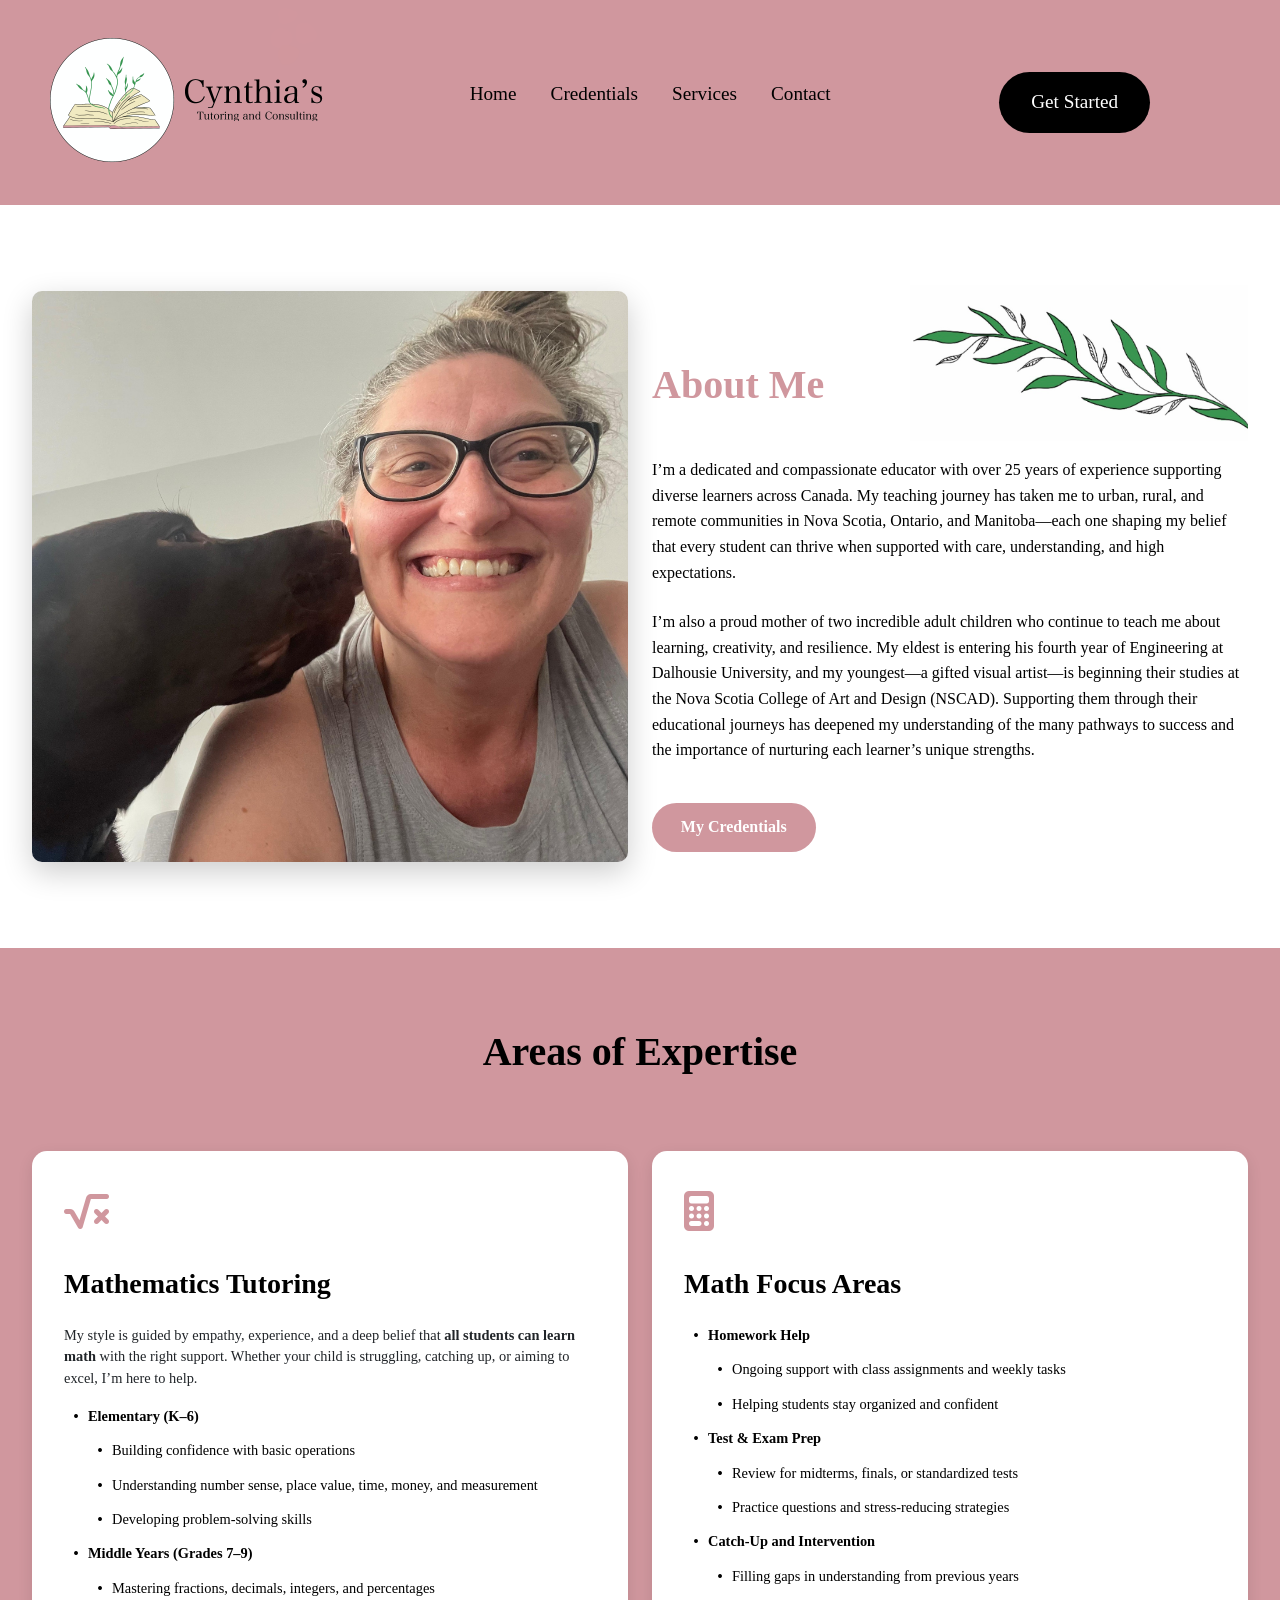
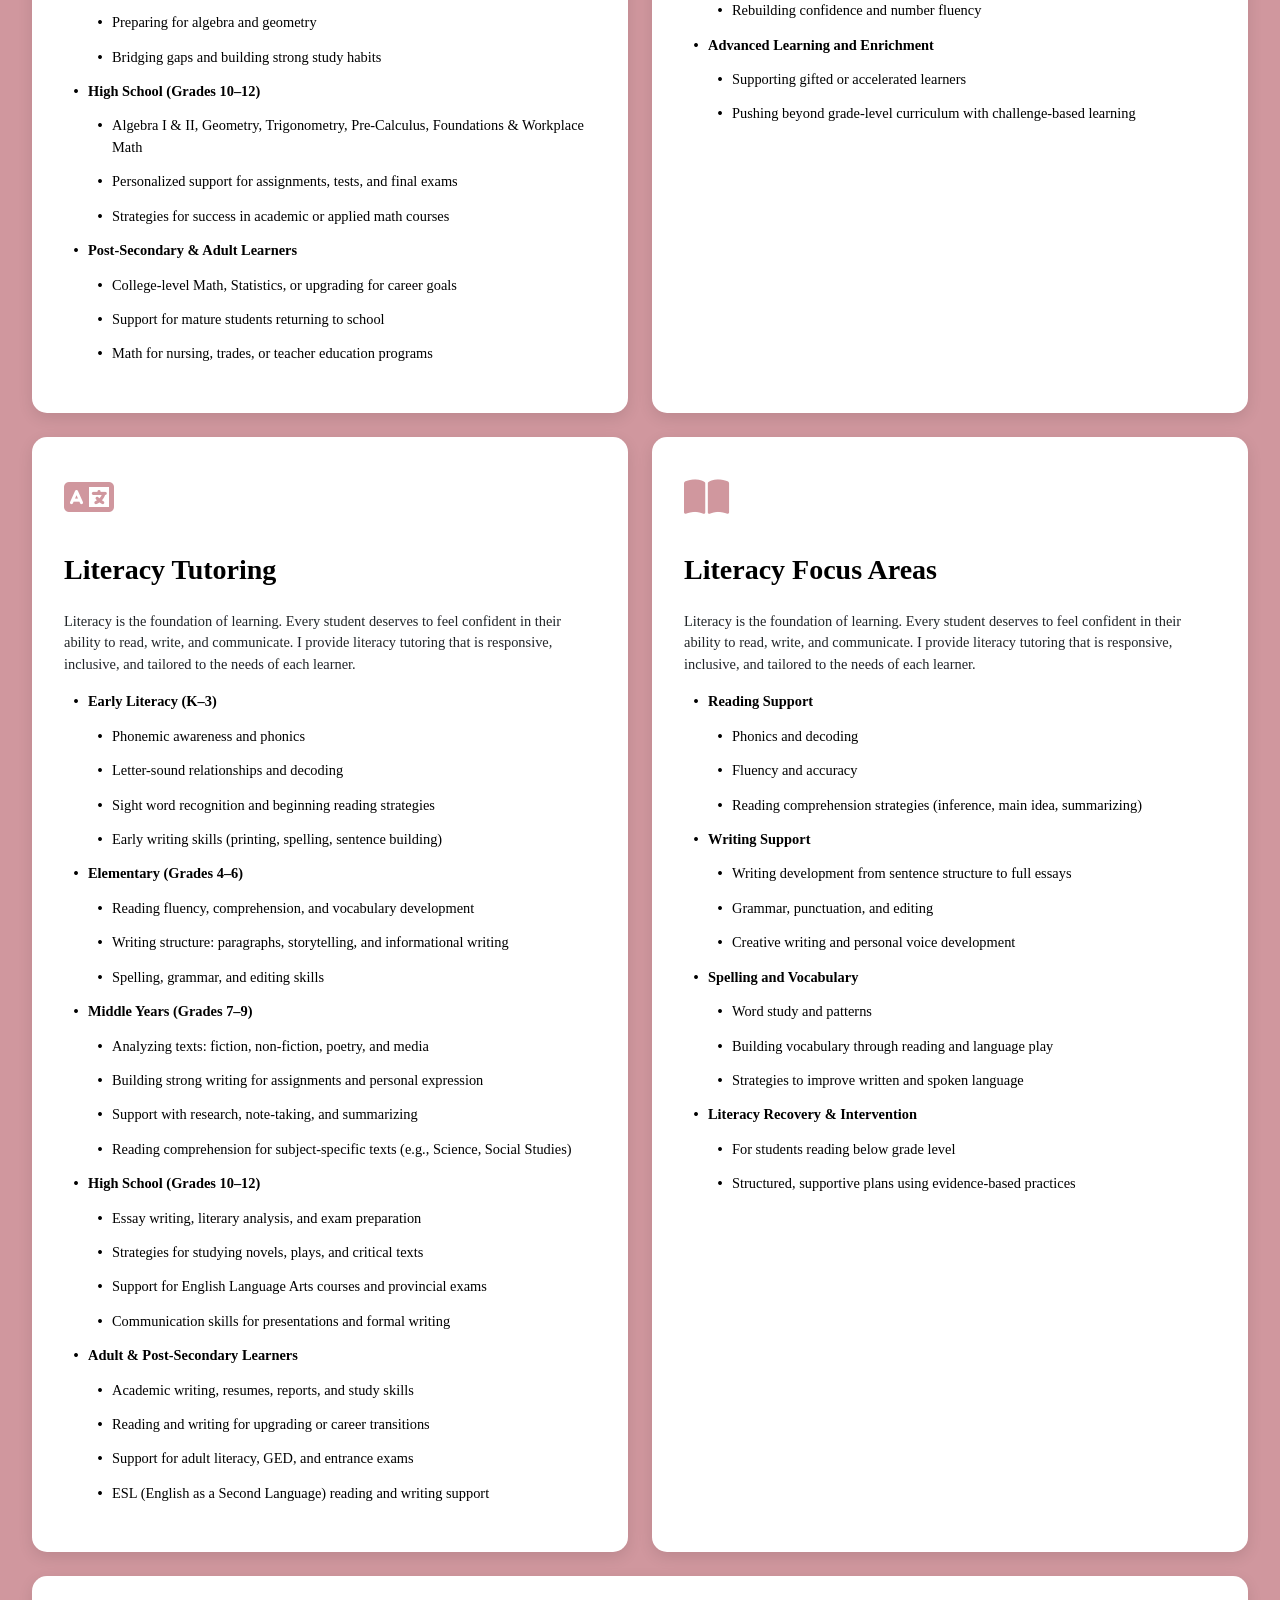
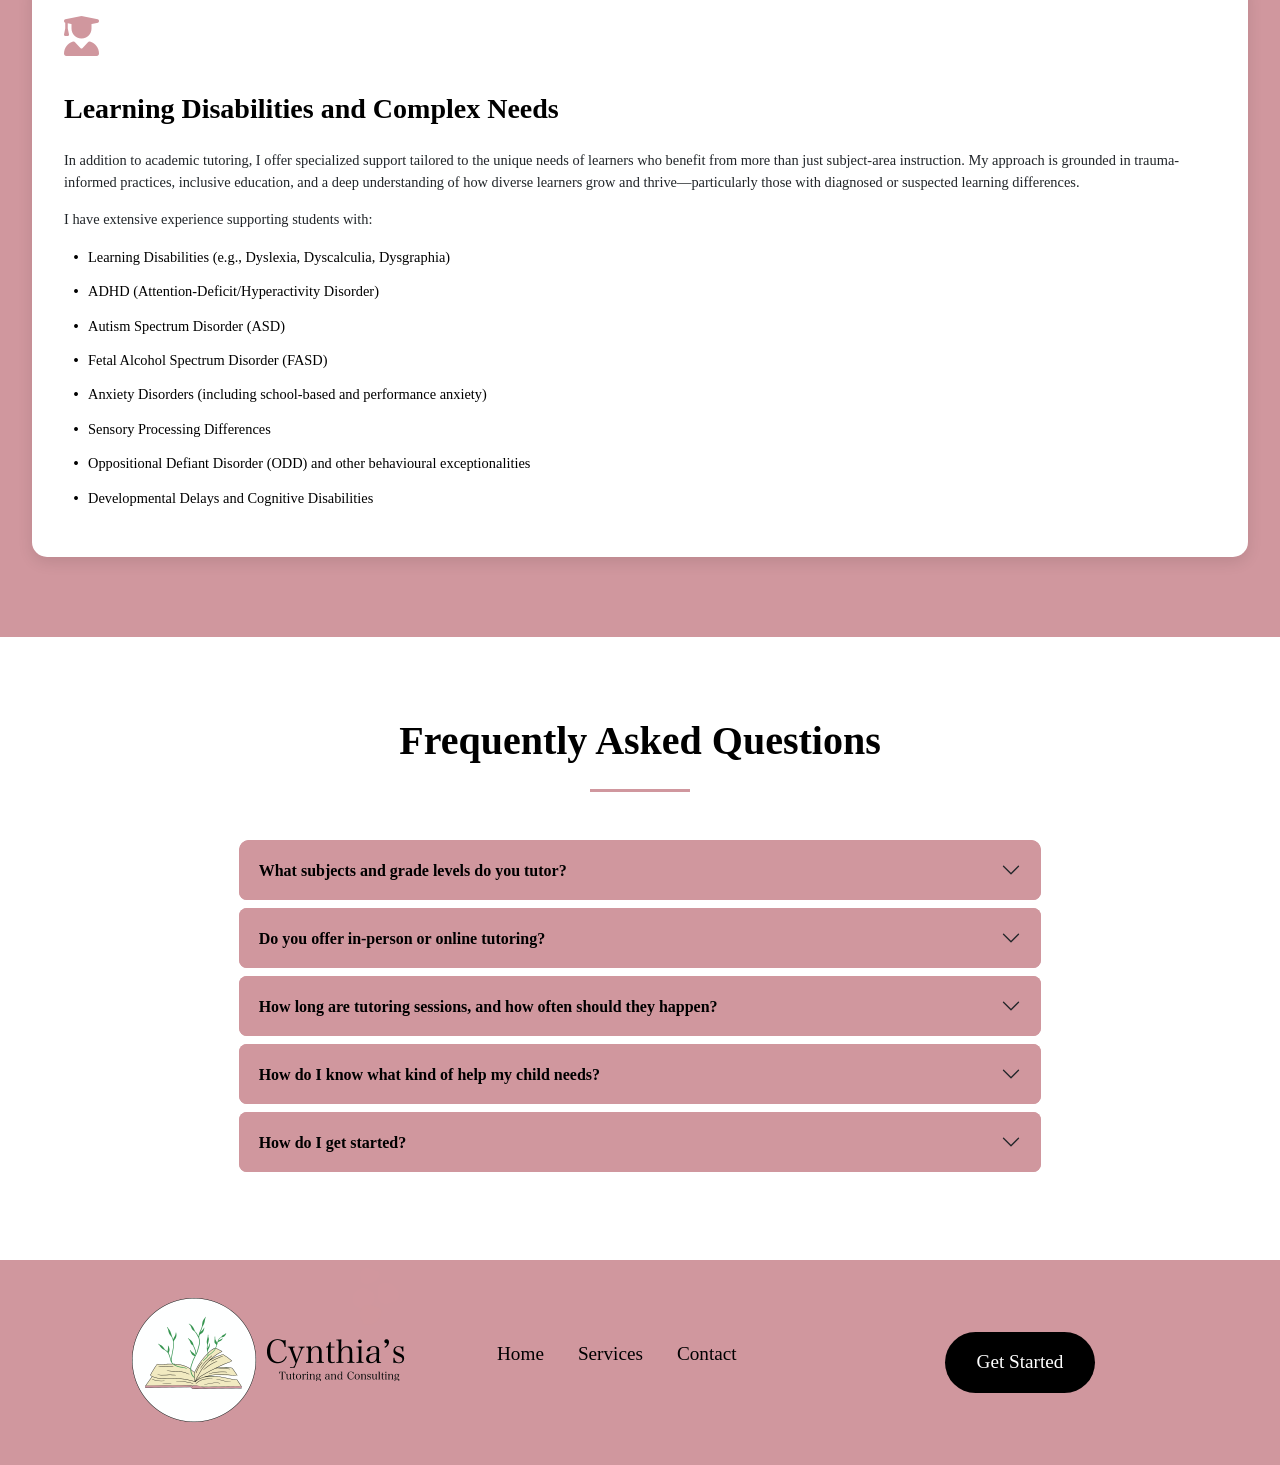
<file: index.html>
<!DOCTYPE html> 
<html lang="en">
<head>
  <meta charset="UTF-8">
  <meta name="viewport" content="width=device-width, initial-scale=1.0">
  <title>Cynthia's Tutoring & Consulting</title>
  <meta name="description" content="Expert tutoring and consulting services in Math and Literacy.">
  <link rel="icon" type="image/x-icon" href="images/favicon.ico">

  <!-- External CSS-->
  <link rel="stylesheet" href="styles/styles.css">

  <!-- Bootstrap CSS -->
  <link href="https://cdn.jsdelivr.net/npm/bootstrap@5.3.3/dist/css/bootstrap.min.css" rel="stylesheet" integrity="sha384-QWTKZyjpPEjISv5WaRU9OFeRpok6YctnYmDr5pNlyT2bRjXh0JMhjY6hW+ALEwIH" crossorigin="anonymous">

  <!-- Font Awesome for icons -->
  <link rel="stylesheet" href="https://cdnjs.cloudflare.com/ajax/libs/font-awesome/6.4.0/css/all.min.css">

  <!-- Bootstrap JS -->
  <script src="https://cdn.jsdelivr.net/npm/bootstrap@5.3.3/dist/js/bootstrap.bundle.min.js" integrity="sha384-YvpcrYf0tY3lHB60NNkmXc5s9fDVZLESaAA55NDzOxhy9GkcIdslK1eN7N6jIeHz" crossorigin="anonymous"></script>

  <link rel="stylesheet" href="https://cdnjs.cloudflare.com/ajax/libs/font-awesome/6.4.0/css/all.min.css">
</head>

<body>
  
  <div id="page-container">

    <!-- Everything except for footer -->
    <div id="content-wrap">

      <!-- Header-->
       <header class="header">
        <div class="row" style="display: flex; align-items: center; justify-content: space-between;">
          <div class="col-4">
            <a href="index.html"><img src="images/logo.jpg" alt="Cynthia's Tutoring & Consulting Logo" class="logo"></a>
          </div>
          <div class="col-4 navbar">
            <nav>
              <ul class="nav-links">
                <li><a href="index.html">Home</a></li>
                <li><a href="credentials.html">Credentials</a></li>
                <li><a href="services.html">Services</a></li>
                <li><a href="contact.html">Contact</a></li>
              </ul>
            </nav>
          </div>
          <div class="col-4 header-button-container">
            <button class="header-button" data-bs-toggle="modal" data-bs-target="#contactModal">Get Started</button>
          </div>
        </div>
       </header>

      <!-- Mobile Header -->
      <header class="mobile-header">
        <div class="row">
          <div class="col-4">
            <a href="index.html"><img src="images/logo.jpg" alt="Cynthia's Tutoring & Consulting Logo" class="logo"></a>
          </div>
          <div class="col-8">
            <button class="mobile-menu-button" id="mobileMenuButton">
              <i class="fas fa-bars"></i>
            </button>
          </div>
        
          <div class="mobile-dropdown" id="mobileDropdown">
            <ul class="mobile-nav-links">
              <li><a href="index.html">Home</a></li>
              <li><a href="credentials.html">Credentials</a></li>
              <li><a href="services.html">Services</a></li>
              <li><a href="contact.html">Contact</a></li>
            </ul>
            <button class="mobile-get-started" data-bs-toggle="modal" data-bs-target="#contactModal">Get Started</button>
          </div>
      </header>

      <!-- Main Content -->
        <div id="about-bookmark" class="row about-us align-items-center">
          <div class="col-lg-6 col-md-12 align-items-center">
            <img src="images/cynthia-selfie.jpg" alt="Picture of Cynthia" class="about-image img-fluid">
          </div>
          <div class="col-lg-6 col-md-12 about-content">
            <div class="row align-items-end mb-3">
              <div class="col-5 pe-2">
                <h1 class="leaf-header mb-0">About Me</h1>
              </div>
              <div class="col-7">
                <img src="images/leaf.jpg" alt="leaf" class="leaf-image">
              </div>
            </div>
            <p class="about-text">I’m a dedicated and compassionate educator with over 25 years of experience supporting diverse learners across Canada. My teaching journey has taken me to urban, rural, and remote communities in Nova Scotia, Ontario, and Manitoba—each one shaping my belief that every student can thrive when supported with care, understanding, and high expectations.</p>
            <p class="about-text">I’m also a proud mother of two incredible adult children who continue to teach me about learning, creativity, and resilience. My eldest is entering his fourth year of Engineering at Dalhousie University, and my youngest—a gifted visual artist—is beginning their studies at the Nova Scotia College of Art and Design (NSCAD). Supporting them through their educational journeys has deepened my understanding of the many pathways to success and the importance of nurturing each learner’s unique strengths.</p>
            <button id="aboutButton" class="about-button">My Credentials</button>
          </div>
        </div>

        <!-- Areas of Expertise -->
        <div class="row expertise-section">
          <div class="col-12 text-center">
            <h2 class="section-title">Areas of Expertise</h2>
            <div class="divider mx-auto"></div>
          </div>
          
          <div class="col-md-6 mb-4">
            <div class="expertise-card">
              <div class="expertise-icon">
                <i class="fas fa-square-root-alt"></i>
              </div>
              <h3>Mathematics Tutoring</h3>
              <p>My style is guided by empathy, experience, and a deep belief that <span style="font-weight: bold;">all students can learn math</span> with the right support. Whether your child is struggling, catching up, or aiming to excel, I’m here to help.</p>
              <ul>
                <li style="font-weight: bold;">Elementary (K–6)</li>
                  <ul>
                    <li>Building confidence with basic operations</li>
                    <li>Understanding number sense, place value, time, money, and measurement</li>
                    <li>Developing problem-solving skills</li>
                  </ul>
                <li style="font-weight: bold;">Middle Years (Grades 7–9)</li>
                  <ul>
                    <li>Mastering fractions, decimals, integers, and percentages</li>  
                    <li>Preparing for algebra and geometry</li>  
                    <li>Bridging gaps and building strong study habits</li> 
                  </ul>
                <li style="font-weight: bold;">High School (Grades 10–12)</li>
                  <ul>
                    <li>Algebra I & II, Geometry, Trigonometry, Pre-Calculus, Foundations & Workplace Math</li>  
                    <li>Personalized support for assignments, tests, and final exams</li>  
                    <li>Strategies for success in academic or applied math courses</li>  
                  </ul>
                <li style="font-weight: bold;">Post-Secondary & Adult Learners</li>
                  <ul>
                    <li>College-level Math, Statistics, or upgrading for career goals</li>  
                    <li>Support for mature students returning to school</li>  
                    <li>Math for nursing, trades, or teacher education programs</li>  
                  </ul>
              </ul>
            </div>
          </div>

          <div class="col-md-6 mb-4">
            <div class="expertise-card">
              <div class="expertise-icon">
                <i class="fa-solid fa-calculator"></i>
              </div>
              <h3>Math Focus Areas</h3>
              <ul>
                <li style="font-weight: bold;">Homework Help</li>
                  <ul>
                    <li>Ongoing support with class assignments and weekly tasks</li>
                    <li>Helping students stay organized and confident</li>
                  </ul>
                <li style="font-weight: bold;">Test & Exam Prep</li>
                  <ul>
                    <li>Review for midterms, finals, or standardized tests</li>
                    <li>Practice questions and stress-reducing strategies</li>
                  </ul>
                <li style="font-weight: bold;">Catch-Up and Intervention</li>
                  <ul>
                    <li>Filling gaps in understanding from previous years</li>
                    <li>Rebuilding confidence and number fluency</li>
                  </ul>
                <li style="font-weight: bold;">Advanced Learning and Enrichment</li>
                  <ul>
                    <li>Supporting gifted or accelerated learners</li>
                    <li>Pushing beyond grade-level curriculum with challenge-based learning</li>
                  </ul>
              </ul>
            </div>
          </div>
          
          <div class="col-md-6 mb-4">
            <div class="expertise-card">
              <div class="expertise-icon">
                <i class="fas fa-language"></i>
              </div>
              <h3>Literacy Tutoring</h3>
              <p>Literacy is the foundation of learning.  Every student deserves to feel confident in their ability to read, write, and communicate. I provide literacy tutoring that is responsive, inclusive, and tailored to the needs of each learner.</p>
              <ul>
                <li style="font-weight: bold;">Early Literacy (K–3)</li>
                  <ul>
                    <li>Phonemic awareness and phonics</li>
                    <li>Letter-sound relationships and decoding</li>
                    <li>Sight word recognition and beginning reading strategies</li>
                    <li>Early writing skills (printing, spelling, sentence building)</li>
                  </ul>
                
                <li style="font-weight: bold;">Elementary (Grades 4–6)</li>
                  <ul>
                    <li>Reading fluency, comprehension, and vocabulary development</li>
                    <li>Writing structure: paragraphs, storytelling, and informational writing</li>
                    <li>Spelling, grammar, and editing skills</li>
                  </ul>
                
                <li style="font-weight: bold;">Middle Years (Grades 7–9)</li>
                  <ul>
                    <li>Analyzing texts: fiction, non-fiction, poetry, and media</li>
                    <li>Building strong writing for assignments and personal expression</li>
                    <li>Support with research, note-taking, and summarizing</li>
                    <li>Reading comprehension for subject-specific texts (e.g., Science, Social Studies)</li>
                  </ul>
                
                <li style="font-weight: bold;">High School (Grades 10–12)</li>
                  <ul>
                    <li>Essay writing, literary analysis, and exam preparation</li>
                    <li>Strategies for studying novels, plays, and critical texts</li>
                    <li>Support for English Language Arts courses and provincial exams</li>
                    <li>Communication skills for presentations and formal writing</li>
                  </ul>
                
                <li style="font-weight: bold;">Adult & Post-Secondary Learners</li>
                  <ul>
                    <li>Academic writing, resumes, reports, and study skills</li>
                    <li>Reading and writing for upgrading or career transitions</li>
                    <li>Support for adult literacy, GED, and entrance exams</li>
                    <li>ESL (English as a Second Language) reading and writing support</li>
                  </ul>
              </ul>
            </div>
          </div>

          <div class="col-md-6 mb-4">
            <div class="expertise-card">
              <div class="expertise-icon">
                <i class="fas fa-book-open"></i>
              </div>
              <h3>Literacy Focus Areas</h3>
              <p>Literacy is the foundation of learning.  Every student deserves to feel confident in their ability to read, write, and communicate. I provide literacy tutoring that is responsive, inclusive, and tailored to the needs of each learner.</p>
              <ul>
                <li style="font-weight: bold;">Reading Support</li>
                <ul>
                  <li>Phonics and decoding</li>
                  <li>Fluency and accuracy</li>
                  <li>Reading comprehension strategies (inference, main idea, summarizing)</li>
                </ul>
                
                <li style="font-weight: bold;">Writing Support</li>
                <ul>
                  <li>Writing development from sentence structure to full essays</li>
                  <li>Grammar, punctuation, and editing</li>
                  <li>Creative writing and personal voice development</li>
                </ul>
                
                <li style="font-weight: bold;">Spelling and Vocabulary</li>
                <ul>
                  <li>Word study and patterns</li>
                  <li>Building vocabulary through reading and language play</li>
                  <li>Strategies to improve written and spoken language</li>
                </ul>
                
                <li style="font-weight: bold;">Literacy Recovery & Intervention</li>
                <ul>
                  <li>For students reading below grade level</li>
                  <li>Structured, supportive plans using evidence-based practices</li>
                </ul>
              </ul>
            </div>
          </div>
          
          <div class="col-12">
            <div class="expertise-card">
              <div class="expertise-icon">
                <i class="fas fa-user-graduate"></i>
              </div>
              <h3>Learning Disabilities and Complex Needs</h3>
              <p>In addition to academic tutoring, I offer specialized support tailored to the unique needs of learners who benefit from more than just subject-area instruction. My approach is grounded in trauma-informed practices, inclusive education, and a deep understanding of how diverse learners grow and thrive—particularly those with diagnosed or suspected learning differences.</p>
              <p>I have extensive experience supporting students with:</p>
              <ul>
                <li>Learning Disabilities (e.g., Dyslexia, Dyscalculia, Dysgraphia)</li>
                <li>ADHD (Attention-Deficit/Hyperactivity Disorder)</li>
                <li>Autism Spectrum Disorder (ASD)</li>
                <li>Fetal Alcohol Spectrum Disorder (FASD)</li>
                <li>Anxiety Disorders (including school-based and performance anxiety)</li>
                <li>Sensory Processing Differences</li>
                <li>Oppositional Defiant Disorder (ODD) and other behavioural exceptionalities</li>
                <li>Developmental Delays and Cognitive Disabilities</li>
              </ul>
            </div>
          </div>
        </div>

        <!-- Testimonials Section 
        <div class="row testimonials-section">
          <div class="col-12 text-center">
            <h2 class="section-title">What My Students Say</h2>
            <div class="divider mx-auto"></div>
          </div>
          
          <div class="col-12" style="height: auto; margin: auto;">
            <div class="testimonial-card">
              <div class="testimonial-content">
                <i class="fas fa-quote-left quote-icon"></i>
                <p class="testimonial-text">Cynthia broke things down in a way that finally made sense to me. She also provided me many valuable study strategies.</p>
                <i class="fas fa-quote-right quote-icon"></i>
              </div>
              <div class="testimonial-author">
                <h5>Connor Hill</h5>
                <p class="author-title">Former High School Student</p>
                <div class="rating">
                  <i class="fas fa-star"></i>
                  <i class="fas fa-star"></i>
                  <i class="fas fa-star"></i>
                  <i class="fas fa-star"></i>
                  <i class="fas fa-star"></i>
                </div>
              </div>
            </div>
          </div> -->
          
          <!-- Commenting out other testimonials for now
          <div class="col-md-4 mb-4">
            <div class="testimonial-card">
              <div class="testimonial-content">
                <i class="fas fa-quote-left quote-icon"></i>
                <p class="testimonial-text">insert testimony</p>
                <i class="fas fa-quote-right quote-icon"></i>
              </div>
              <div class="testimonial-author">
                <h5>Insert name</h5>
                <p class="author-title">Insert Grade</p>
                <div class="rating">
                  <i class="fas fa-star"></i>
                  <i class="fas fa-star"></i>
                  <i class="fas fa-star"></i>
                  <i class="fas fa-star"></i>
                  <i class="fas fa-star"></i>
                </div>
              </div>
            </div>
          </div>
          
          <div class="col-md-4 mb-4">
            <div class="testimonial-card">
              <div class="testimonial-content">
                <i class="fas fa-quote-left quote-icon"></i>
                <p class="testimonial-text">insert testimony</p>
                <i class="fas fa-quote-right quote-icon"></i>
              </div>
              <div class="testimonial-author">
                <h5>insert name</h5>
                <p class="author-title">insert grade</p>
                <div class="rating">
                  <i class="fas fa-star"></i>
                  <i class="fas fa-star"></i>
                  <i class="fas fa-star"></i>
                  <i class="fas fa-star"></i>
                  <i class="fas fa-star-half-alt"></i>
                </div>
              </div>
            </div>
          </div> -->
        </div>

        <div class="row faq-section">
          <div class="col-12 text-center">
            <h2 class="section-title">Frequently Asked Questions</h2>
            <div class="divider mx-auto"></div>
          </div>
          
          <div class="col-md-8 mx-auto">
            <div class="accordion" id="faqAccordion">
            </div>
          </div>
        </div> 
      

    </div>
  </div>

  <!-- Footer -->
  <footer class="footer">
    <div class="container">
      <div class="row" style="display: flex; align-items: center; justify-content: space-between;">
          <div class="col-4">
            <a href="index.html"><img src="images/logo.jpg" alt="Cynthia's Tutoring & Consulting Logo" class="logo"></a>
          </div>
          <div class="col-4 navbar">
            <nav>
              <ul class="nav-links">
                <li><a href="index.html">Home</a></li>
                <li><a href="services.html">Services</a></li>
                <li><a href="contact.html">Contact</a></li>
              </ul>
            </nav>
          </div>
          <div class="col-4 header-button-container">
            <button class="header-button" data-bs-toggle="modal" data-bs-target="#contactModal">Get Started</button>
          </div>
        </div>
    </div>
  </footer>

  <!-- Mobile Footer -->
  <footer class="mobile-footer">
    <div class="row">
      <div class="col-6">
        <img src="images/logo.jpg" alt="Cynthia's Tutoring & Consulting Logo" class="logo">
      </div>
      <div class="col-6 mobile-footer-button-container">
        <button class="mobile-get-started" data-bs-toggle="modal" data-bs-target="#contactModal">Get Started</button>
      </div>
  </footer>
  
  <!-- Modal Form -->
  <div class="modal fade" id="contactModal" tabindex="-1" aria-hidden="true">
    <div class="modal-dialog modal-dialog-centered">
      <div class="modal-content">
        <div class="modal-header">
          <h2 class="modal-title">Get Started Today</h2>
          <button type="button" class="btn-close" data-bs-dismiss="modal" aria-label="Close"></button>
        </div>
        <div class="modal-body">
          <form id="modalContactForm" action="https://formspree.io/f/xanbbvee" method="POST">
            
            <input type="hidden" name="_replyto" value="cynthcomeau@gmail.com">
            <input type="hidden" name="_subject" value="New Tutoring Request">
            
            <div class="form-group mb-4">
              <label class="form-label visible-label">Full Name*</label>
              <input type="text" class="form-control" name="name" required>
            </div>
            
            <div class="form-group mb-4">
              <label class="form-label visible-label">Email*</label>
              <input type="email" class="form-control" name="email" required>
            </div>
            
            <div class="form-group mb-4">
              <label class="form-label visible-label">Phone</label>
              <input type="tel" class="form-control" name="phone">
            </div>
            
            <div class="form-group mb-4">
              <label class="form-label visible-label">Brief Description About Yourself</label>
              <textarea class="form-control" name="message" rows="4"></textarea>
            </div>
            
            <input type="text" name="_gotcha" style="display:none">
            
            <div class="d-grid">
              <button type="submit" class="btn submit-btn">
                <span class="submit-text" style="color: white;">Send Request</span>
                <span class="spinner-border spinner-border-sm d-none" role="status"></span>
              </button>
            </div>
          </form>
        </div>
      </div>
    </div>
  </div>

  <script src="scripts/index.js" type="module"></script>
  <script src="scripts/form.js"></script> 
  <script src="scripts/buttons.js"></script>
  <script src="scripts/menu.js"></script>

</body>
</html>
</file>
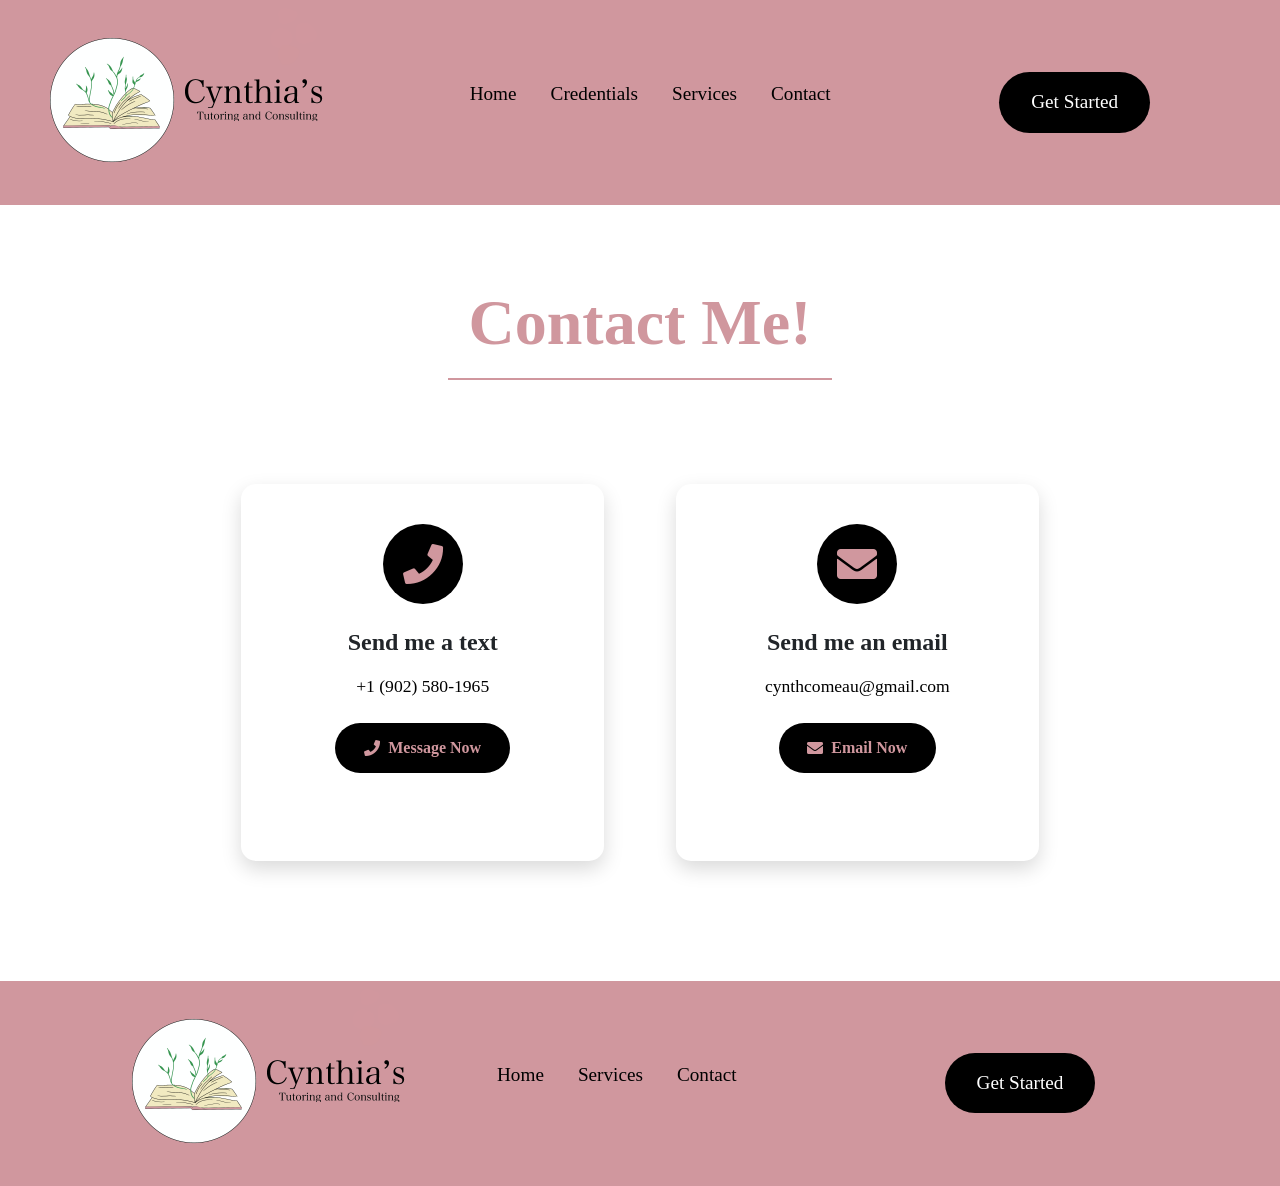
<file: contact.html>
<!DOCTYPE html> 
<html lang="en">
<head>
  <meta name="viewport" content="width=device-width, initial-scale=1">
  <meta charset="UTF-8">
  <title>Contact Me | Cynthia's Tutoring & Consulting</title>
  <meta name="description" content="Expert tutoring and consulting services in Math and Literacy.">
  <link rel="icon" type="image/x-icon" href="images/favicon.ico">

  <!-- External CSS-->
  <link rel="stylesheet" href="styles/styles.css">

  <!-- Bootstrap CSS -->
  <link href="https://cdn.jsdelivr.net/npm/bootstrap@5.3.3/dist/css/bootstrap.min.css" rel="stylesheet" integrity="sha384-QWTKZyjpPEjISv5WaRU9OFeRpok6YctnYmDr5pNlyT2bRjXh0JMhjY6hW+ALEwIH" crossorigin="anonymous">

   <!-- Bootstrap JS -->
  <script src="https://cdn.jsdelivr.net/npm/bootstrap@5.3.3/dist/js/bootstrap.bundle.min.js" integrity="sha384-YvpcrYf0tY3lHB60NNkmXc5s9fDVZLESaAA55NDzOxhy9GkcIdslK1eN7N6jIeHz" crossorigin="anonymous"></script>
  
  <link rel="stylesheet" href="https://cdnjs.cloudflare.com/ajax/libs/font-awesome/5.15.4/css/all.min.css">

</head>
<body>

  <div id="page-container">

    <!-- Everything except for footer -->
    <div id="content-wrap">

    <!-- Header-->
    <header class="header">
      <div class="row" style="display: flex; align-items: center; justify-content: space-between;">
        <div class="col-4">
          <a href="index.html"><img src="images/logo.jpg" alt="Cynthia's Tutoring & Consulting Logo" class="logo"></a>
        </div>
        <div class="col-4 navbar">
          <nav>
            <ul class="nav-links">
              <li><a href="index.html">Home</a></li>
              <li><a href="credentials.html">Credentials</a></li>
              <li><a href="services.html">Services</a></li>
              <li><a href="contact.html">Contact</a></li>
            </ul>
          </nav>
        </div>
        <div class="col-4 header-button-container">
          <button class="header-button" data-bs-toggle="modal" data-bs-target="#contactModal">Get Started</button>
        </div>
      </div>
    </header>

    <!-- Mobile Header -->
    <header class="mobile-header">
      <div class="row">
        <div class="col-4">
          <a href="index.html"><img src="images/logo.jpg" alt="Cynthia's Tutoring & Consulting Logo" class="logo"></a>
        </div>
        <div class="col-8">
          <button class="mobile-menu-button" id="mobileMenuButton">
            <i class="fas fa-bars"></i>
          </button>
        </div>
      
        <div class="mobile-dropdown" id="mobileDropdown">
          <ul class="mobile-nav-links">
            <li><a href="index.html">Home</a></li>
            <li><a href="credentials.html">Credentials</a></li>
            <li><a href="services.html">Services</a></li>
            <li><a href="contact.html">Contact</a></li>
          </ul>
          <button class="mobile-get-started" data-bs-toggle="modal" data-bs-target="#contactModal">Get Started</button>
        </div>
    </header>

    <div class="contact-info" style="margin-bottom: 5rem;">
      <h1 class="contact-header">Contact Me!</h1>
      <div class="row justify-content-center">
        <div class="col-12 col-md-5 col-lg-4">
          <div class="contact-card">
            <div class="card-body d-flex flex-column align-items-center">
              <div class="icon-container mb-4">
                <i class="fas fa-phone contact-icon"></i>
              </div>
              <h4 class="card-title mb-3">Send me a text</h4>
              <p class="card-text mb-4">+1 (902) 580-1965</p>
              <a href="sms:+19025801965" class="contact-btn">
                <i class="fas fa-phone me-2"></i> Message Now
              </a>
            </div>
          </div>
        </div>
        <div class="col-12 col-md-5 col-lg-4">
          <div class="contact-card">
            <div class="card-body d-flex flex-column align-items-center">
              <div class="icon-container mb-4">
                <i class="fas fa-envelope contact-icon"></i>
              </div>
              <h4 class="card-title mb-3">Send me an email</h4>
              <p class="card-text mb-4">cynthcomeau@gmail.com</p>
              <a href="mailto:cynthcomeau@gmail.com" class="contact-btn">
                <i class="fas fa-envelope me-2"></i> Email Now
              </a>
            </div>
          </div>
        </div>
      </div>
    </div>

    </div>

  </div>

  <!-- Footer -->
  <footer class="footer">
    <div class="container">
      <div class="row" style="display: flex; align-items: center; justify-content: space-between;">
          <div class="col-4">
            <a href="index.html"><img src="images/logo.jpg" alt="Cynthia's Tutoring & Consulting Logo" class="logo"></a>
          </div>
          <div class="col-4 navbar">
            <nav>
              <ul class="nav-links">
                <li><a href="index.html">Home</a></li>
                <li><a href="services.html">Services</a></li>
                <li><a href="contact.html">Contact</a></li>
              </ul>
            </nav>
          </div>
          <div class="col-4 header-button-container">
            <button class="header-button" data-bs-toggle="modal" data-bs-target="#contactModal">Get Started</button>
          </div>
        </div>
    </div>
  </footer>

  <!-- Mobile Footer -->
  <footer class="mobile-footer">
    <div class="row">
      <div class="col-6">
        <img src="images/logo.jpg" alt="Cynthia's Tutoring & Consulting Logo" class="logo">
      </div>
      <div class="col-6 mobile-footer-button-container">
        <button class="mobile-get-started" data-bs-toggle="modal" data-bs-target="#contactModal">Get Started</button>
      </div>
  </footer>
  
  <!-- Modal Form -->
  <div class="modal fade" id="contactModal" tabindex="-1" aria-hidden="true">
    <div class="modal-dialog modal-dialog-centered">
      <div class="modal-content">
        <div class="modal-header">
          <h2 class="modal-title">Get Started Today</h2>
          <button type="button" class="btn-close" data-bs-dismiss="modal" aria-label="Close"></button>
        </div>
        <div class="modal-body">
          <form id="modalContactForm" action="https://formspree.io/f/xanbbvee" method="POST">
            
            <input type="hidden" name="_replyto" value="cynthcomeau@gmail.com">
            <input type="hidden" name="_subject" value="New Tutoring Request">
            
            <div class="form-group mb-4">
              <label class="form-label visible-label">Full Name*</label>
              <input type="text" class="form-control" name="name" required>
            </div>
            
            <div class="form-group mb-4">
              <label class="form-label visible-label">Email*</label>
              <input type="email" class="form-control" name="email" required>
            </div>
            
            <div class="form-group mb-4">
              <label class="form-label visible-label">Phone</label>
              <input type="tel" class="form-control" name="phone">
            </div>
            
            <div class="form-group mb-4">
              <label class="form-label visible-label">Brief Description About Yourself</label>
              <textarea class="form-control" name="message" rows="4"></textarea>
            </div>
            
            <input type="text" name="_gotcha" style="display:none">
            
            <div class="d-grid">
              <button type="submit" class="btn submit-btn">
                <span class="submit-text" style="color: white;">Send Request</span>
                <span class="spinner-border spinner-border-sm d-none" role="status"></span>
              </button>
            </div>
          </form>
        </div>
      </div>
    </div>
  </div>

  <script src="scripts/form.js"></script> 
  <script src="scripts/menu.js"></script>

</body>
</html>
</file>
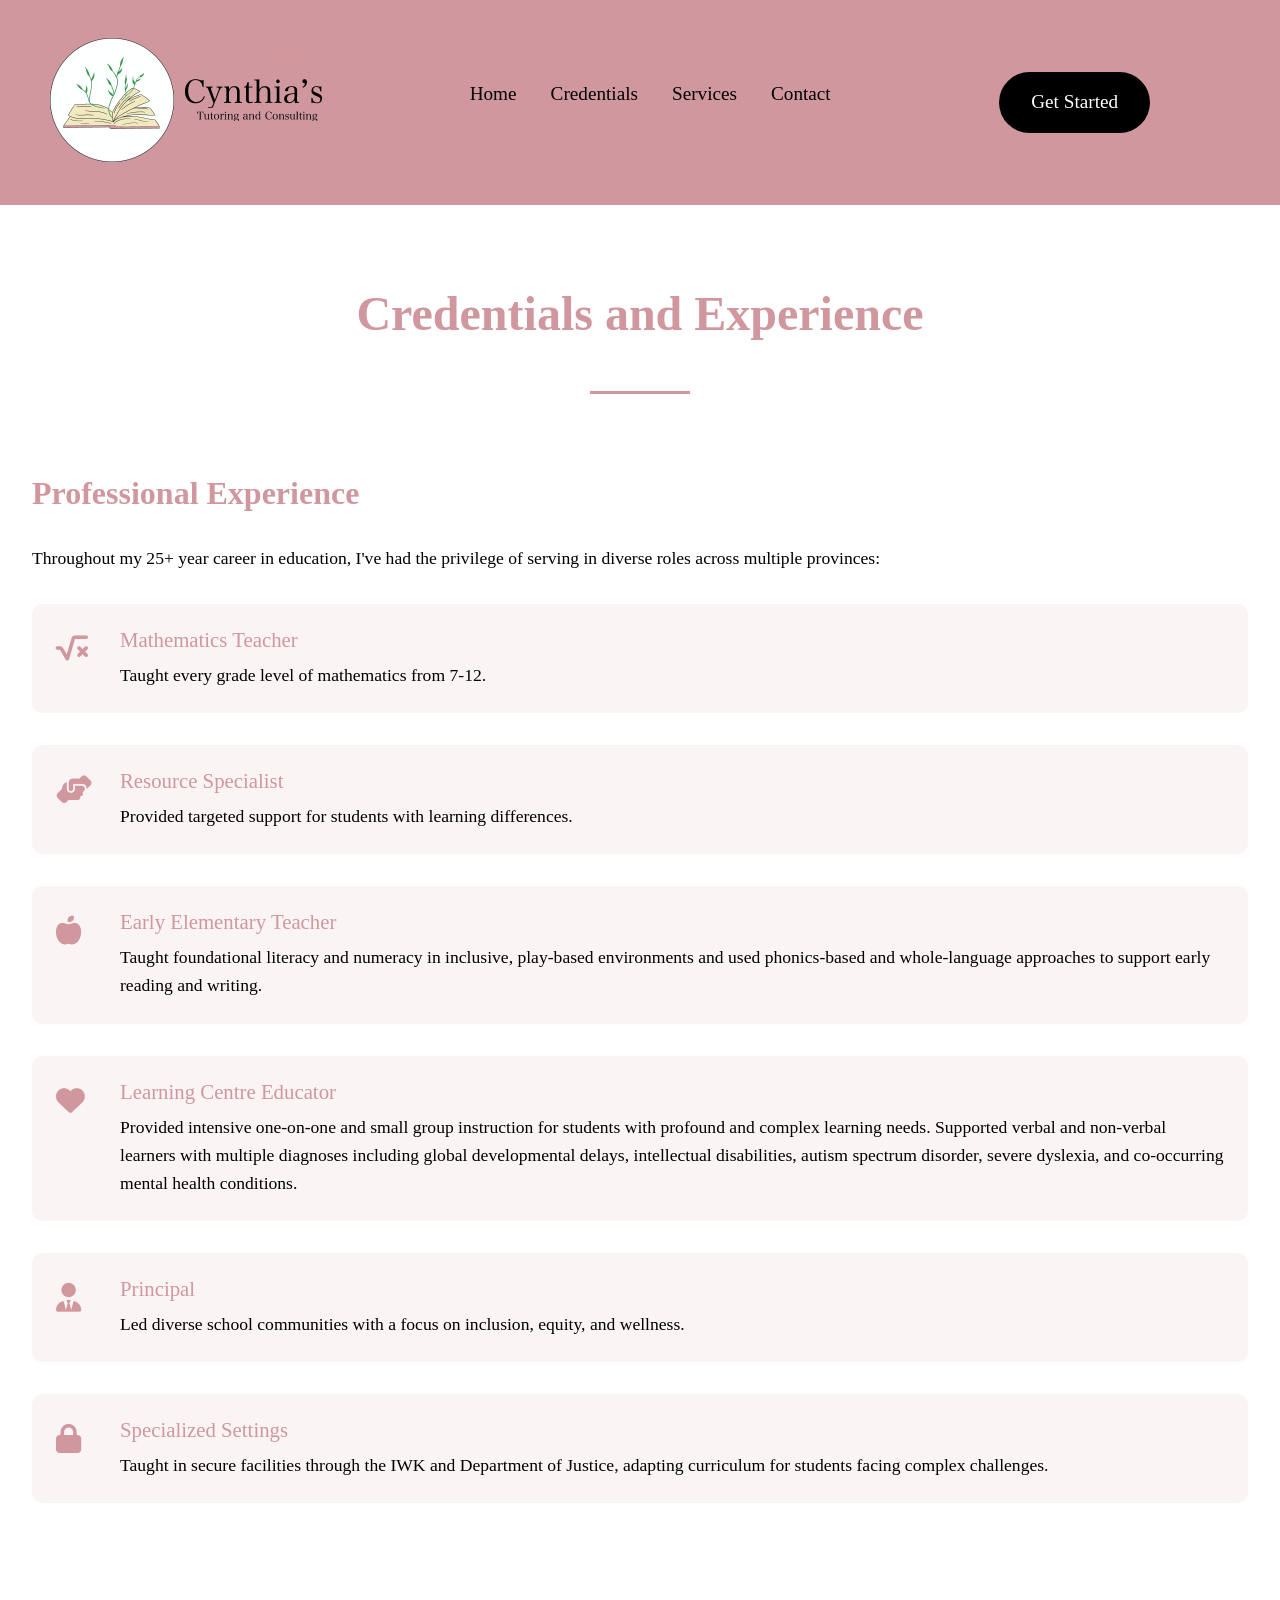
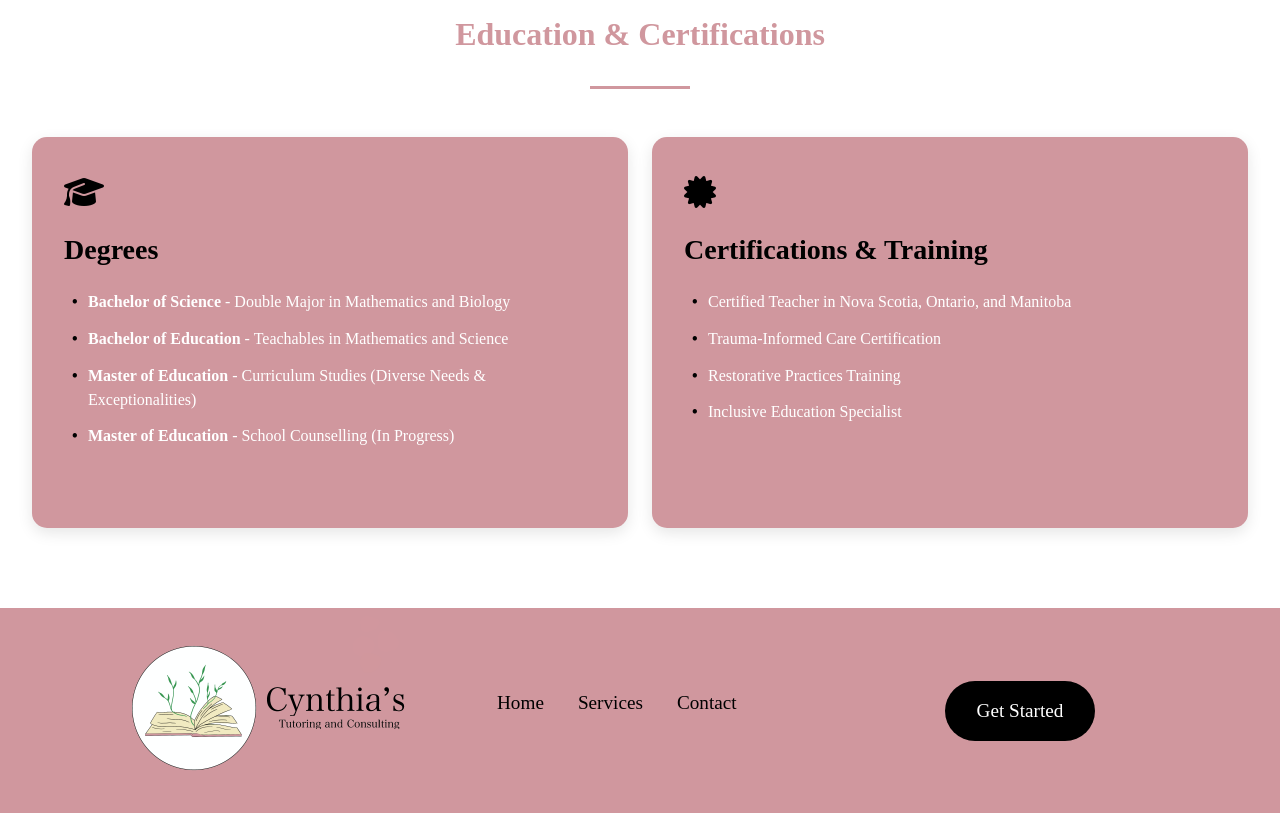
<file: credentials.html>
<!DOCTYPE html> 
<html lang="en">
<head>
  <meta charset="UTF-8">
  <meta name="viewport" content="width=device-width, initial-scale=1.0">
  <title>My Credentials | Cynthia's Tutoring & Consulting</title>
  <meta name="description" content="Expert tutoring and consulting services in Math and Literacy.">
  <link rel="icon" type="image/x-icon" href="images/favicon.ico">

  <!-- External CSS-->
  <link rel="stylesheet" href="styles/styles.css">

  <!-- Bootstrap CSS -->
  <link href="https://cdn.jsdelivr.net/npm/bootstrap@5.3.3/dist/css/bootstrap.min.css" rel="stylesheet" integrity="sha384-QWTKZyjpPEjISv5WaRU9OFeRpok6YctnYmDr5pNlyT2bRjXh0JMhjY6hW+ALEwIH" crossorigin="anonymous">

  <!-- Font Awesome for icons -->
  <link rel="stylesheet" href="https://cdnjs.cloudflare.com/ajax/libs/font-awesome/6.4.0/css/all.min.css">

  <!-- Bootstrap JS -->
  <script src="https://cdn.jsdelivr.net/npm/bootstrap@5.3.3/dist/js/bootstrap.bundle.min.js" integrity="sha384-YvpcrYf0tY3lHB60NNkmXc5s9fDVZLESaAA55NDzOxhy9GkcIdslK1eN7N6jIeHz" crossorigin="anonymous"></script>
</head>

<body>
  
  <div id="page-container">

    <!-- Everything except for footer -->
    <div id="content-wrap">

      <!-- Header-->
       <header class="header">
        <div class="row" style="display: flex; align-items: center; justify-content: space-between;">
          <div class="col-4">
            <a href="index.html"><img src="images/logo.jpg" alt="Cynthia's Tutoring & Consulting Logo" class="logo"></a>
          </div>
          <div class="col-4 navbar">
            <nav>
              <ul class="nav-links">
                <li><a href="index.html">Home</a></li>
                <li><a href="credentials.html">Credentials</a></li>
                <li><a href="services.html">Services</a></li>
                <li><a href="contact.html">Contact</a></li>
              </ul>
            </nav>
          </div>
          <div class="col-4 header-button-container">
            <button class="header-button" data-bs-toggle="modal" data-bs-target="#contactModal">Get Started</button>
          </div>
        </div>
       </header>

      <!-- Mobile Header -->
      <header class="mobile-header">
        <div class="row">
          <div class="col-4">
            <a href="index.html"><img src="images/logo.jpg" alt="Cynthia's Tutoring & Consulting Logo" class="logo"></a>
          </div>
          <div class="col-8">
            <button class="mobile-menu-button" id="mobileMenuButton">
              <i class="fas fa-bars"></i>
            </button>
          </div>
        
          <div class="mobile-dropdown" id="mobileDropdown">
            <ul class="mobile-nav-links">
              <li><a href="index.html">Home</a></li>
              <li><a href="credentials.html">Credentials</a></li>
              <li><a href="services.html">Services</a></li>
              <li><a href="contact.html">Contact</a></li>
            </ul>
            <button class="mobile-get-started" data-bs-toggle="modal" data-bs-target="#contactModal">Get Started</button>
          </div>
      </header>

      <!-- Main Content -->
      <div class="credentials-section">
        <div class="row align-items-center">
          <div class="col-12 text-center">
            <h1 class="credentials-header">Credentials and Experience</h1>
            <div class="divider mx-auto" style="margin-bottom: 5rem;"></div>
          </div>
        </div>
        
        <div class="row align-items-center">
          <div class="col-lg-12 col-md-12 credentials-content">
            <h2>Professional Experience</h2>
            <p>Throughout my 25+ year career in education, I've had the privilege of serving in diverse roles across multiple provinces:</p>
            
            <div class="experience-card">
              <div class="experience-icon">
                <i class="fas fa-square-root-alt"></i> 
              </div>
              <div class="experience-details">
                <h3>Mathematics Teacher</h3>
                <p>Taught every grade level of mathematics from 7-12. </p>
              </div>
            </div>
            
            <div class="experience-card">
              <div class="experience-icon">
                <i class="fas fa-hands-helping"></i>
              </div>
              <div class="experience-details">
                <h3>Resource Specialist</h3>
                <p>Provided targeted support for students with learning differences. </p>
              </div>
            </div>
            
            <div class="experience-card">
              <div class="experience-icon">
                 <i class="fas fa-apple-alt"></i>
              </div>
              <div class="experience-details">
                <h3>Early Elementary Teacher</h3>
                <p>Taught foundational literacy and numeracy in inclusive, play-based environments and used phonics-based and whole-language approaches to support early reading and writing. </p>
              </div>
            </div>
            
            <div class="experience-card">
              <div class="experience-icon">
                <i class="fas fa-heart"></i>
              </div>
              <div class="experience-details">
                <h3>Learning Centre Educator</h3>
                <p>Provided intensive one-on-one and small group instruction for students with profound and complex learning needs.  Supported verbal and non-verbal learners with multiple diagnoses including global developmental delays, intellectual disabilities, autism spectrum disorder, severe dyslexia, and co-occurring mental health conditions.</p>
              </div>
            </div>

            <div class="experience-card">
              <div class="experience-icon">
                <i class="fas fa-user-tie"></i>
              </div>
              <div class="experience-details">
                <h3>Principal</h3>
                <p>Led diverse school communities with a focus on inclusion, equity, and wellness. </p>
              </div>
            </div>

            <div class="experience-card">
              <div class="experience-icon">
                <i class="fas fa-lock"></i> 
              </div>
              <div class="experience-details">
                <h3>Specialized Settings</h3>
                <p>Taught in secure facilities through the IWK and Department of Justice, adapting curriculum for students facing complex challenges. </p>
              </div>
            </div>

          </div>
        </div>
        
        <div class="row education-section">
          <div class="col-12">
            <h2>Education & Certifications</h2>
            <div class="divider mx-auto"></div>
          </div>
          
          <div class="col-md-6">
            <div class="education-card">
              <div class="education-icon">
                <i class="fas fa-graduation-cap"></i>
              </div>
              <h3>Degrees</h3>
              <ul>
                <li><strong>Bachelor of Science</strong> - Double Major in Mathematics and Biology</li>
                <li><strong>Bachelor of Education</strong> - Teachables in Mathematics and Science</li>
                <li><strong>Master of Education</strong> - Curriculum Studies (Diverse Needs & Exceptionalities)</li>
                <li><strong>Master of Education</strong> - School Counselling (In Progress)</li>
              </ul>
            </div>
          </div>
          
          <div class="col-md-6">
            <div class="education-card">
              <div class="education-icon">
                <i class="fas fa-certificate"></i>
              </div>
              <h3>Certifications & Training</h3>
              <ul>
                <li>Certified Teacher in Nova Scotia, Ontario, and Manitoba</li>
                <li>Trauma-Informed Care Certification</li>
                <li>Restorative Practices Training</li>
                <li>Inclusive Education Specialist</li>
              </ul>
            </div>
          </div>
        </div>
        
      </div>

    </div>

    <!-- Footer -->
    <footer class="footer">
      <div class="container">
        <div class="row" style="display: flex; align-items: center; justify-content: space-between;">
            <div class="col-4">
              <a href="index.html"><img src="images/logo.jpg" alt="Cynthia's Tutoring & Consulting Logo" class="logo"></a>
            </div>
            <div class="col-4 navbar">
              <nav>
                <ul class="nav-links">
                  <li><a href="index.html">Home</a></li>
                  <li><a href="services.html">Services</a></li>
                  <li><a href="contact.html">Contact</a></li>
                </ul>
              </nav>
            </div>
            <div class="col-4 header-button-container">
              <button class="header-button" data-bs-toggle="modal" data-bs-target="#contactModal">Get Started</button>
            </div>
          </div>
      </div>
    </footer>

    <!-- Mobile Footer -->
    <footer class="mobile-footer">
      <div class="row">
        <div class="col-6">
          <img src="images/logo.jpg" alt="Cynthia's Tutoring & Consulting Logo" class="logo">
        </div>
        <div class="col-6 mobile-footer-button-container">
          <button class="mobile-get-started" data-bs-toggle="modal" data-bs-target="#contactModal">Get Started</button>
        </div>
    </footer>
  </div>

  <!-- Modal Form -->
  <div class="modal fade" id="contactModal" tabindex="-1" aria-hidden="true">
    <div class="modal-dialog modal-dialog-centered">
      <div class="modal-content">
        <div class="modal-header">
          <h2 class="modal-title">Get Started Today</h2>
          <button type="button" class="btn-close" data-bs-dismiss="modal" aria-label="Close"></button>
        </div>
        <div class="modal-body">
          <form id="modalContactForm" action="https://formspree.io/f/xanbbvee" method="POST">
            
            <input type="hidden" name="_replyto" value="cynthcomeau@gmail.com">
            <input type="hidden" name="_subject" value="New Tutoring Request">
            
            <div class="form-group mb-4">
              <label class="form-label visible-label">Full Name*</label>
              <input type="text" class="form-control" name="name" required>
            </div>
            
            <div class="form-group mb-4">
              <label class="form-label visible-label">Email*</label>
              <input type="email" class="form-control" name="email" required>
            </div>
            
            <div class="form-group mb-4">
              <label class="form-label visible-label">Phone</label>
              <input type="tel" class="form-control" name="phone">
            </div>
            
            <div class="form-group mb-4">
              <label class="form-label visible-label">Brief Description About Yourself</label>
              <textarea class="form-control" name="message" rows="4"></textarea>
            </div>
            
            <input type="text" name="_gotcha" style="display:none">
            
            <div class="d-grid">
              <button type="submit" class="btn submit-btn">
                <span class="submit-text" style="color: white;">Send Request</span>
                <span class="spinner-border spinner-border-sm d-none" role="status"></span>
              </button>
            </div>
          </form>
        </div>
      </div>
    </div>
  </div>

  <script src="scripts/form.js"></script> 
  <script src="scripts/menu.js"></script>

</body>
</html>
</file>
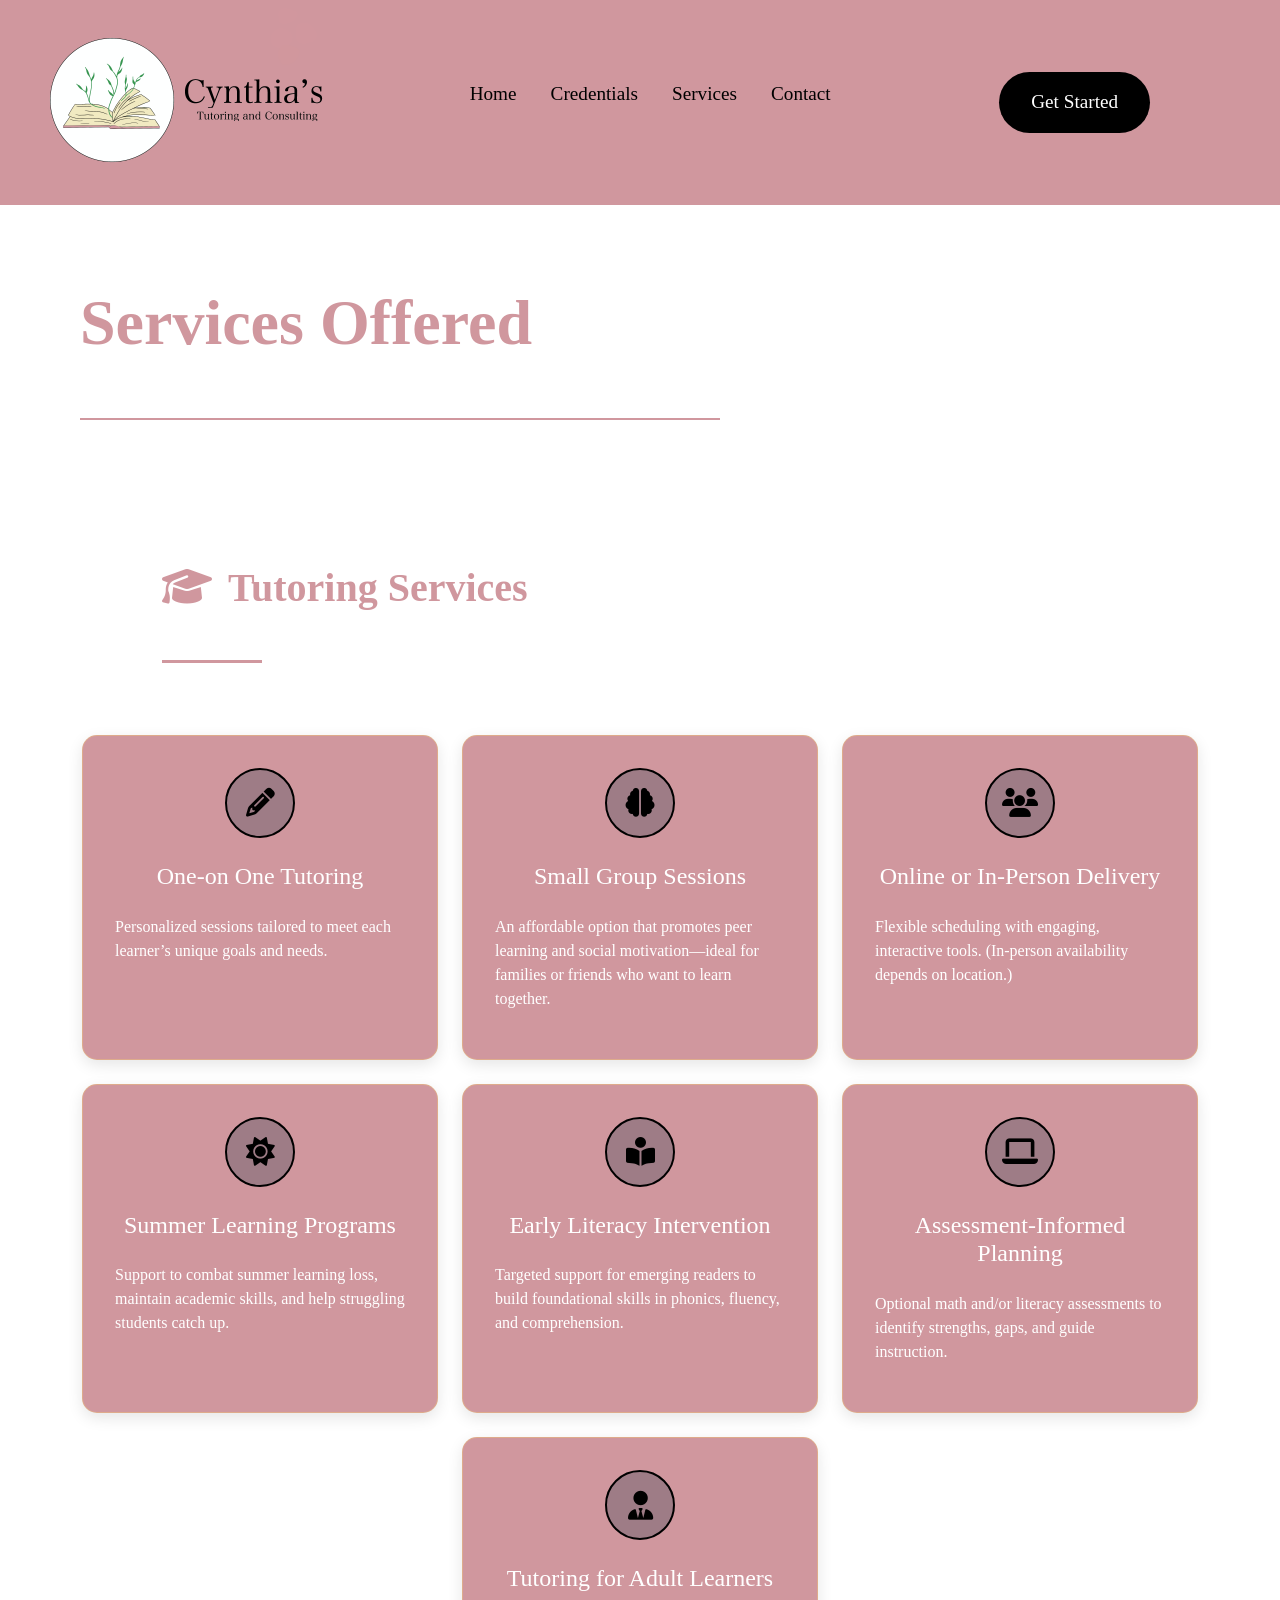
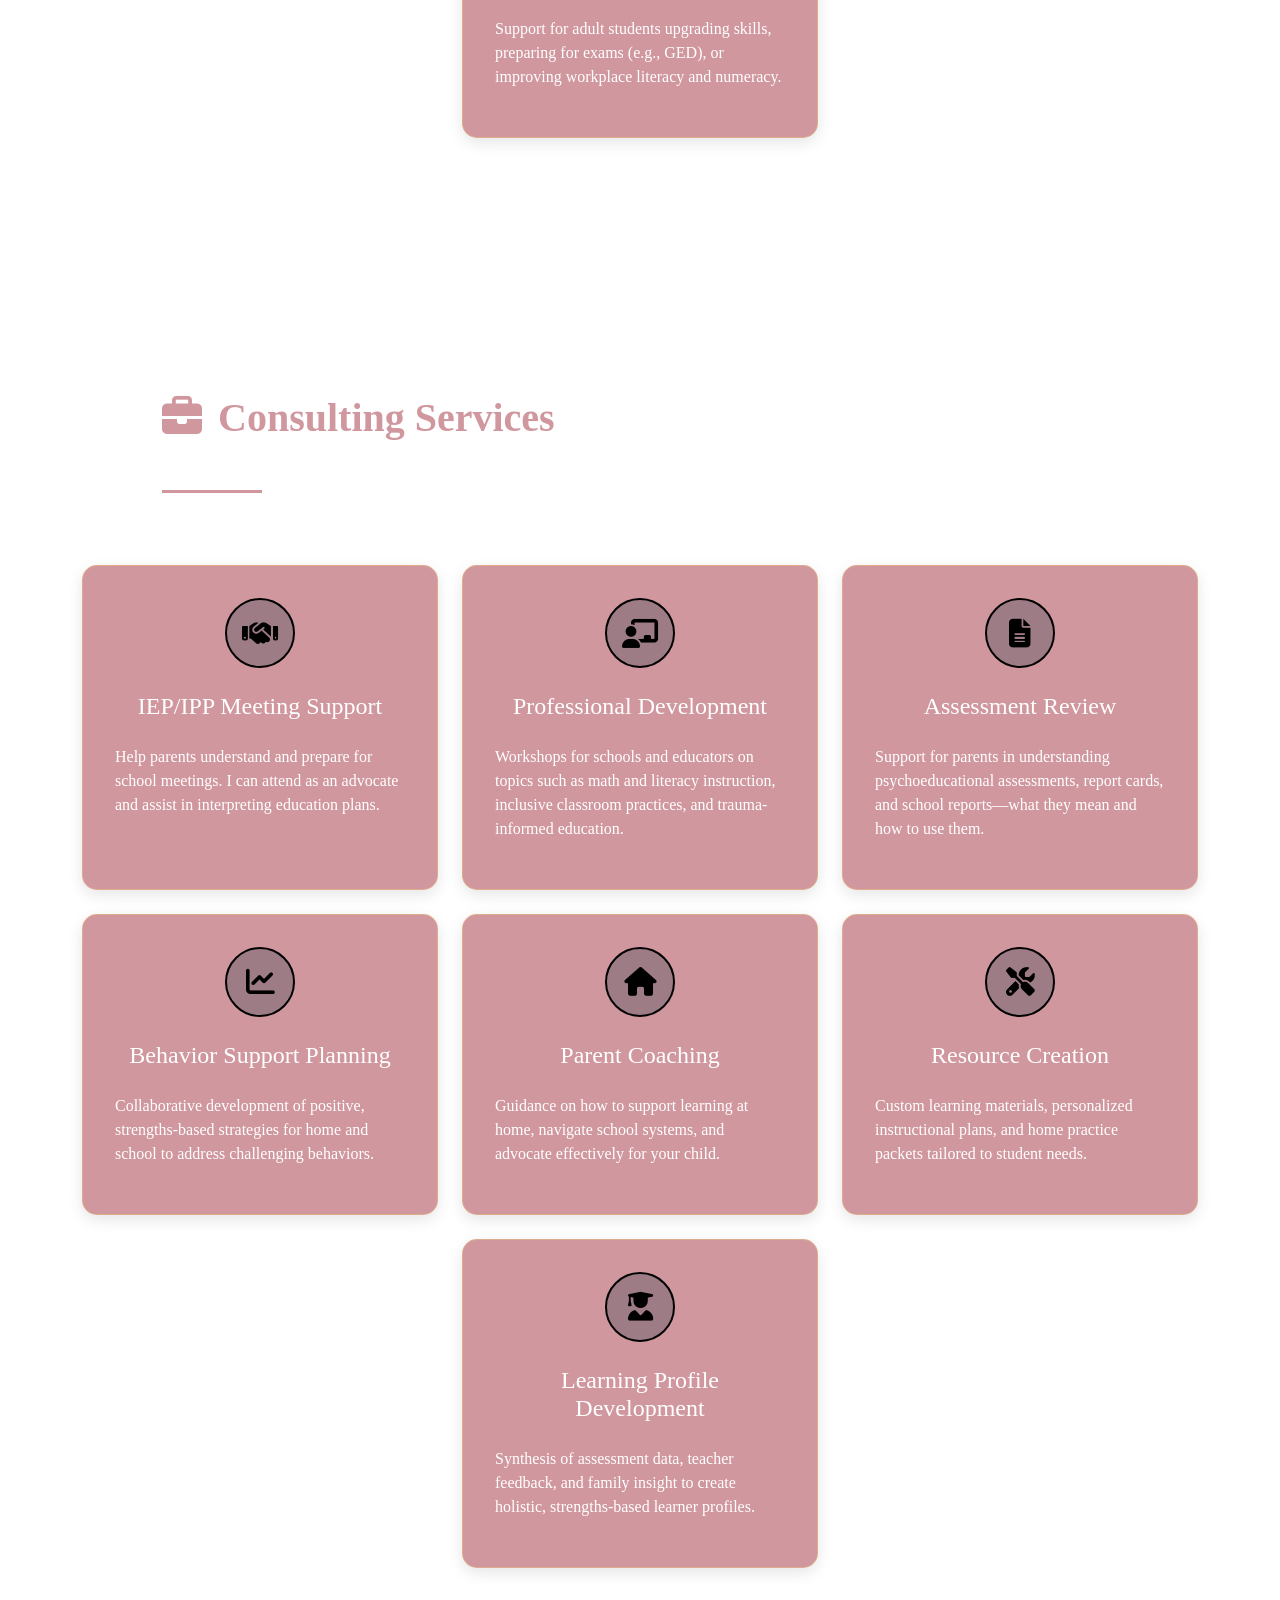
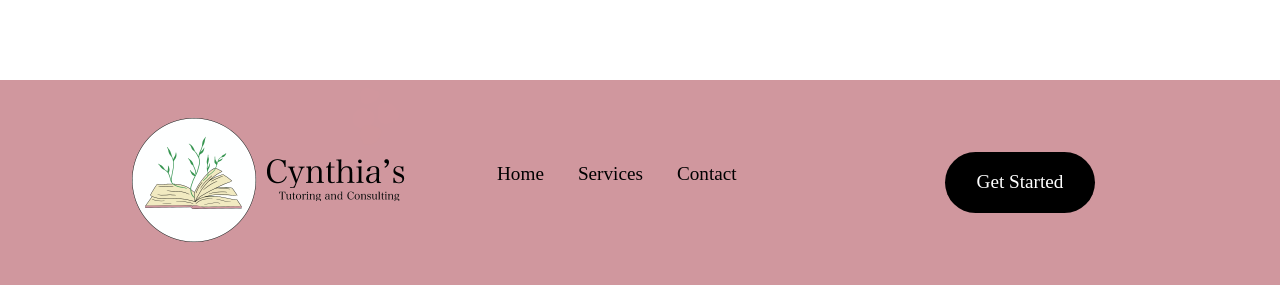
<file: services.html>
<!DOCTYPE html>
<html lang="en">
<head>
  <meta name="viewport" content="width=device-width, initial-scale=1">
  <meta charset="UTF-8">
  <title>My Services | Cynthia's Tutoring & Consulting</title>
  <meta name="description" content="Expert tutoring and consulting services in Math and Literacy.">
  <link rel="icon" type="image/x-icon" href="images/favicon.ico">

  <!-- External CSS-->
  <link rel="stylesheet" href="styles/styles.css">

  <!-- Bootstrap CSS -->
  <link href="https://cdn.jsdelivr.net/npm/bootstrap@5.3.3/dist/css/bootstrap.min.css" rel="stylesheet" integrity="sha384-QWTKZyjpPEjISv5WaRU9OFeRpok6YctnYmDr5pNlyT2bRjXh0JMhjY6hW+ALEwIH" crossorigin="anonymous">

  <!-- Font Awesome -->
  <link rel="stylesheet" href="https://cdnjs.cloudflare.com/ajax/libs/font-awesome/6.4.0/css/all.min.css">

  <!-- Bootstrap JS -->
  <script src="https://cdn.jsdelivr.net/npm/bootstrap@5.3.3/dist/js/bootstrap.bundle.min.js" integrity="sha384-YvpcrYf0tY3lHB60NNkmXc5s9fDVZLESaAA55NDzOxhy9GkcIdslK1eN7N6jIeHz" crossorigin="anonymous"></script>

  <link rel="stylesheet" href="https://cdnjs.cloudflare.com/ajax/libs/font-awesome/6.4.0/css/all.min.css">
</head>

<body>
  
  <div id="page-container">

    <!-- Everything except for footer -->
    <div id="content-wrap">
      <!-- Header-->
       <header class="header">
        <div class="row" style="display: flex; align-items: center; justify-content: space-between;">
          <div class="col-4">
            <a href="index.html"><img src="images/logo.jpg" alt="Cynthia's Tutoring & Consulting Logo" class="logo"></a>
          </div>
          <div class="col-4 navbar">
            <nav>
              <ul class="nav-links">
                <li><a href="index.html">Home</a></li>
                <li><a href="credentials.html">Credentials</a></li>
                <li><a href="services.html">Services</a></li>
                <li><a href="contact.html">Contact</a></li>
              </ul>
            </nav>
          </div>
          <div class="col-4 header-button-container">
            <button class="header-button" data-bs-toggle="modal" data-bs-target="#contactModal">Get Started</button>
          </div>
        </div>
       </header>

       <!-- Mobile Header -->
      <header class="mobile-header">
        <div class="row">
          <div class="col-4">
            <a href="index.html"><img src="images/logo.jpg" alt="Cynthia's Tutoring & Consulting Logo" class="logo"></a>
          </div>
          <div class="col-8">
            <button class="mobile-menu-button" id="mobileMenuButton">
              <i class="fas fa-bars"></i>
            </button>
          </div>
        
          <div class="mobile-dropdown" id="mobileDropdown">
            <ul class="mobile-nav-links">
              <li><a href="index.html">Home</a></li>
              <li><a href="credentials.html">Credentials</a></li>
              <li><a href="services.html">Services</a></li>
              <li><a href="contact.html">Contact</a></li>
            </ul>
            <button class="mobile-get-started" data-bs-toggle="modal" data-bs-target="#contactModal">Get Started</button>
          </div>
      </header>

       <div class="services-page-header">
        <div class="row">
          <div class="col-12">
            <h1 class="services-header">Services Offered</h1>
          </div>
        </div>
      </div>

      <!-- Tutoring Section -->
      <div class="services-section" style="background-color: var(--accent-color);">
        <div class="container py-5">
          <div class="row mb-4">
            <div class="col-12">
              <h2 class="services-subheadings">
                <i class="fas fa-graduation-cap me-3"></i>Tutoring Services
              </h2>
              <div class="divider"></div>
            </div>
          </div>
          
          <div class="row g-4">
            <!-- Service Card 1 -->
            <div class="col-md-6 col-lg-4">
              <div class="service-card">
                <div class="service-icon">
                  <i class="fas fa-pencil-alt"></i>
                </div>
                <h3>One-on One Tutoring</h3>
                <p>Personalized sessions tailored to meet each learner’s unique goals and needs.</p>
              </div>
            </div>
            
            <!-- Service Card 2 -->
            <div class="col-md-6 col-lg-4">
              <div class="service-card">
                <div class="service-icon">
                  <i class="fas fa-brain"></i>
                </div>
                <h3>Small Group Sessions</h3>
                <p>An affordable option that promotes peer learning and social motivation—ideal for families or friends who want to learn together.</p>
              </div>
            </div>
            
            <!-- Service Card 3 -->
            <div class="col-md-6 col-lg-4">
              <div class="service-card">
                <div class="service-icon">
                  <i class="fas fa-users"></i>
                </div>
                <h3>Online or In-Person Delivery</h3>
                <p>Flexible scheduling with engaging, interactive tools. (In-person availability depends on location.)</p>
              </div>
            </div>
            
            <!-- Service Card 4 -->
            <div class="col-md-6 col-lg-4">
              <div class="service-card">
                <div class="service-icon">
                  <i class="fas fa-sun"></i>
                </div>
                <h3>Summer Learning Programs</h3>
                <p>Support to combat summer learning loss, maintain academic skills, and help struggling students catch up.</p>
              </div>
            </div>
            
            <!-- Service Card 5 -->
            <div class="col-md-6 col-lg-4">
              <div class="service-card">
                <div class="service-icon">
                  <i class="fas fa-book-reader"></i>
                </div>
                <h3>Early Literacy Intervention</h3>
                <p>Targeted support for emerging readers to build foundational skills in phonics, fluency, and comprehension.</p>
              </div>
            </div>
            
            <!-- Service Card 6 -->
            <div class="col-md-6 col-lg-4">
              <div class="service-card">
                <div class="service-icon">
                  <i class="fas fa-laptop"></i>
                </div>
                <h3>Assessment-Informed Planning</h3>
                <p>Optional math and/or literacy assessments to identify strengths, gaps, and guide instruction.</p>
              </div>
            </div>
            
            <!-- Service Card 7 -->
            <div class="col-md-6 col-lg-4 mx-auto">
              <div class="service-card">
                <div class="service-icon">
                  <i class="fas fa-user-tie"></i>
                </div>
                <h3>Tutoring for Adult Learners</h3>
                <p>Support for adult students upgrading skills, preparing for exams (e.g., GED), or improving workplace literacy and numeracy.</p>
              </div>
            </div>
          </div>
        </div>
      </div>

      <!-- Consulting Section -->
      <div class="services-section" style="background-color: white;">
        <div class="container py-5">
          <div class="row mb-4">
            <div class="col-12">
              <h2 class="services-subheadings">
                <i class="fas fa-briefcase me-3"></i>Consulting Services
              </h2>
              <div class="divider"></div>
            </div>
          </div>
          
          <div class="row g-4">
            <!-- Service Card 1 -->
            <div class="col-md-6 col-lg-4">
              <div class="service-card">
                <div class="service-icon">
                  <i class="fas fa-handshake"></i>
                </div>
                <h3>IEP/IPP Meeting Support</h3>
                <p>Help parents understand and prepare for school meetings. I can attend as an advocate and assist in interpreting education plans.</p>
              </div>
            </div>
            
            <!-- Service Card 2 -->
            <div class="col-md-6 col-lg-4">
              <div class="service-card">
                <div class="service-icon">
                  <i class="fas fa-chalkboard-teacher"></i>
                </div>
                <h3>Professional Development</h3>
                <p>Workshops for schools and educators on topics such as math and literacy instruction, inclusive classroom practices, and trauma-informed education.</p>
              </div>
            </div>
            
            <!-- Service Card 3 -->
            <div class="col-md-6 col-lg-4">
              <div class="service-card">
                <div class="service-icon">
                  <i class="fas fa-file-alt"></i>
                </div>
                <h3>Assessment Review</h3>
                <p>Support for parents in understanding psychoeducational assessments, report cards, and school reports—what they mean and how to use them.</p>
              </div>
            </div>
            
            <!-- Service Card 4 -->
            <div class="col-md-6 col-lg-4">
              <div class="service-card">
                <div class="service-icon">
                  <i class="fas fa-chart-line"></i>
                </div>
                <h3>Behavior Support Planning</h3>
                <p>Collaborative development of positive, strengths-based strategies for home and school to address challenging behaviors.</p>
              </div>
            </div>
            
            <!-- Service Card 5 -->
            <div class="col-md-6 col-lg-4">
              <div class="service-card">
                <div class="service-icon">
                  <i class="fas fa-home"></i>
                </div>
                <h3>Parent Coaching</h3>
                <p>Guidance on how to support learning at home, navigate school systems, and advocate effectively for your child.</p>
              </div>
            </div>
            
            <!-- Service Card 6 -->
            <div class="col-md-6 col-lg-4">
              <div class="service-card">
                <div class="service-icon">
                  <i class="fas fa-tools"></i>
                </div>
                <h3>Resource Creation</h3>
                <p>Custom learning materials, personalized instructional plans, and home practice packets tailored to student needs.</p>
              </div>
            </div>
            
            <!-- Service Card 7 -->
            <div class="col-md-6 col-lg-4 mx-auto">
              <div class="service-card">
                <div class="service-icon">
                  <i class="fas fa-user-graduate"></i>
                </div>
                <h3>Learning Profile Development</h3>
                <p>Synthesis of assessment data, teacher feedback, and family insight to create holistic, strengths-based learner profiles.</p>
              </div>
            </div>
          </div>
        </div>
      </div>

    </div>
  </div>

  <!-- Footer -->
  <footer class="footer">
    <div class="container">
      <div class="row" style="display: flex; align-items: center; justify-content: space-between;">
          <div class="col-4">
            <a href="index.html"><img src="images/logo.jpg" alt="Cynthia's Tutoring & Consulting Logo" class="logo"></a>
          </div>
          <div class="col-4 navbar">
            <nav>
              <ul class="nav-links">
                <li><a href="index.html">Home</a></li>
                <li><a href="services.html">Services</a></li>
                <li><a href="contact.html">Contact</a></li>
              </ul>
            </nav>
          </div>
          <div class="col-4 header-button-container">
            <button class="header-button" data-bs-toggle="modal" data-bs-target="#contactModal">Get Started</button>
          </div>
        </div>
    </div>
  </footer>

  <!-- Mobile Footer -->
  <footer class="mobile-footer">
    <div class="row">
      <div class="col-6">
        <img src="images/logo.jpg" alt="Cynthia's Tutoring & Consulting Logo" class="logo">
      </div>
      <div class="col-6 mobile-footer-button-container">
        <button class="mobile-get-started" data-bs-toggle="modal" data-bs-target="#contactModal">Get Started</button>
      </div>
  </footer>

  <!-- Modal Form -->
  <div class="modal fade" id="contactModal" tabindex="-1" aria-hidden="true">
    <div class="modal-dialog modal-dialog-centered">
      <div class="modal-content">
        <div class="modal-header">
          <h2 class="modal-title">Get Started Today</h2>
          <button type="button" class="btn-close" data-bs-dismiss="modal" aria-label="Close"></button>
        </div>
        <div class="modal-body">
          <form id="modalContactForm" action="https://formspree.io/f/xanbbvee" method="POST">
            
            <input type="hidden" name="_replyto" value="cynthcomeau@gmail.com">
            <input type="hidden" name="_subject" value="New Tutoring Request">
            
            <div class="form-group mb-4">
              <label class="form-label visible-label">Full Name*</label>
              <input type="text" class="form-control" name="name" required>
            </div>
            
            <div class="form-group mb-4">
              <label class="form-label visible-label">Email*</label>
              <input type="email" class="form-control" name="email" required>
            </div>
            
            <div class="form-group mb-4">
              <label class="form-label visible-label">Phone</label>
              <input type="tel" class="form-control" name="phone">
            </div>
            
            <div class="form-group mb-4">
              <label class="form-label visible-label">Brief Description About Yourself</label>
              <textarea class="form-control" name="message" rows="4"></textarea>
            </div>
            
            <input type="text" name="_gotcha" style="display:none">
            
            <div class="d-grid">
              <button type="submit" class="btn submit-btn">
                <span class="submit-text" style="color: white;">Send Request</span>
                <span class="spinner-border spinner-border-sm d-none" role="status"></span>
              </button>
            </div>
          </form>
        </div>
      </div>
    </div>
  </div>
  
  <script src="scripts/form.js"></script> 
  <script src="scripts/menu.js"></script>

</body>
</html>
</file>
<file: styles/styles.css>
* {
  font-family: 'Montserrat';
}

:root {
  --primary-color: #d0979e;
  --secondary-color: black;
  --accent-color: #FFFFFF;
}

.header {
  background-color: var(--primary-color);
}

.logo {
  height: 205px;
  width: 295px;
  margin-left: 2.5rem;
}

.navbar {
  vertical-align: middle;
  display: flex;
  justify-content: space-between;
  align-items: center;
  padding: 20px;
}

.nav-links a{
  text-decoration: none;
  color: var(--secondary-color);
  font-size: 1.2rem;
}

.nav-links a:hover {
  text-decoration: underline;

}

.nav-links li{
  display: inline;
  margin: 0 15px;
}

.header-button-container {
  vertical-align: middle;
  display: flex;
  justify-content: center;
  align-items: center;
}

.header-button {
  border: none;
  background-color: var(--secondary-color);
  color: white;
  border-radius: 2rem;
  border-color: var(--primary-color);
  padding: 1rem 2rem;
  font-size: 1.2rem;
  transition: all 0.3s ease;
}

.header-button:hover {
  transform: translateY(-7px);
  box-shadow: 0 2px 2px rgba(31, 85, 42, 1);
}

.about-us {
  background-color: var(--accent-color);
}

.about-us h1 {
  color: var(--primary-color);
  padding-bottom: 2rem;
  font-weight: bold;
}


.services {
  margin: 5rem;
  padding: 10rem;
  background-color: var(--primary-color);
}

.services-header {
  color: var(--primary-color);
  vertical-align: middle;
  display: flex;
  font-size: 4rem;
  padding: 5rem 5rem 2rem 5rem;
  font-weight: bold;
}

.testimonials {
  color: var(--secondary-color);
  margin: 0 auto;
  justify-content: center;
}

.footer {
  background-color: var(--primary-color); 
  display: block;
}

.services-page-header {
  background-color: var(--accent-color); 
}

.services-page-header::after {
  content: '';
  display: block;
  height: 2px;
  width: 50%;
  background-color: var(--primary-color);
  margin-top: 1rem;
  margin-left: 5rem;
}

.contact-info {
  background-color: white;
  padding-bottom: 4rem;
}

.contact-header {
  color: var(--primary-color);
  text-align: center;
  margin: auto auto 5rem auto;;
  font-size: 4rem;
  padding-top: 5rem;
  font-weight: bold;
}

.contact-header::after {
  content: '';
  display: block;
  height: 2px;
  width: 30%;
  background-color: var(--primary-color);
  margin-top: 1rem;
  margin-left: auto;
  margin-right: auto;
}

.contact-card {
  background-color: var(--accent-color);
  border-radius: 15px;
  padding: 2.5rem;
  margin: 1.5rem;
  box-shadow: 0 8px 20px rgba(0,0,0,0.15);
  text-align: center;
  height: 100%;
  transition: transform 0.3s ease;
}

.contact-card:hover {
  transform: translateY(-5px);
}

.icon-container {
  background: black;
  width: 80px;
  height: 80px;
  border-radius: 50%;
  display: flex;
  align-items: center;
  justify-content: center;
  margin-bottom: 1.5rem;
}

.contact-icon {
  font-size: 2.5rem;
  color: var(--primary-color);
}

.card-title {
  font-weight: 700;
  margin-bottom: 1rem;
  color: black;
  font-size: 1.5rem;
}

.card-text {
  color: black;
  font-size: 1.1rem;
  margin-bottom: 2rem;
}

.contact-btn {
  background-color: var(--secondary-color);
  color: var(--primary-color);
  padding: 0.8rem 1.8rem;
  border-radius: 50px;
  text-decoration: none;
  font-weight: 600;
  display: inline-flex;
  align-items: center;
  transition: all 0.3s ease;
  margin-top: auto;
}

.contact-btn:hover {
  transform: scale(1.05);
  box-shadow: 0 5px 15px rgba(255, 215, 97, 0.3);
}

@media (max-width: 768px) {
  .contact-header {
    font-size: 2.5rem;
  }
  
  .contact-card {
    padding: 1.5rem;
    margin: 1rem 0;
  }
  
  .icon-container {
    width: 70px;
    height: 70px;
  }

  .row.justify-content-center {
    row-gap: 2rem;
  }
}

.services-section {
  padding: 4rem 0;
}

.services-subheadings {
  color: var(--primary-color);
  font-size: 2.5rem;
  font-weight: 700;
  padding: 2rem 5rem;
}

.divider {
  height: 3px;
  width: 100px;
  background-color: var(--primary-color);
  margin: 1rem 5rem;
}

.service-card {
  background: var(--primary-color); 
  border-radius: 15px;
  padding: 2rem;
  height: 100%;
  transition: all 0.3s ease;
  border: 1px solid rgba(255, 215, 97, 0.3);
  box-shadow: 0 5px 15px rgba(0,0,0,0.1);
}

.service-card:hover {
  transform: translateY(-5px);
  border-color: var(--secondary-color); 
  box-shadow: 0 8px 25px rgba(0,0,0,0.2);
}

.service-icon {
  width: 70px;
  height: 70px;
  border-radius: 50%;
  display: flex;
  align-items: center;
  justify-content: center;
  margin: 0 auto 1.5rem;
  font-size: 1.8rem;
  background: rgba(45, 62, 80, 0.3); 
  color: var(--secondary-color); 
  border: 2px solid var(--secondary-color);
}


.service-card h3 {
  color: white;
  font-size: 1.5rem;
  margin-bottom: 1.5rem;
  text-align: center;
}

.service-card ul {
  color: rgba(255, 255, 255, 0.9); 
  padding-left: 1.5rem;
}

.service-card li {
  margin-bottom: 0.8rem;
  position: relative;
}

.service-card li::before {
  content: "•";
  color: var(--secondary-color); 
  font-weight: bold;
  position: absolute;
  left: -1em;
}

@media (max-width: 768px) {
  .services-subheadings {
    font-size: 2rem;
    padding: 2rem;
  }
  
  .divider {
    margin: 1rem 2rem;
  }
  
  .service-card {
    padding: 1.5rem;
  }
}

/* Testimonials Section */
.testimonials-section {
  background-color: var(--primary-color);
  padding: 5rem 2rem;
}

.section-title {
  font-weight: bold;
  margin-bottom: 1.5rem;
  font-size: 2.5rem;
}

.testimonial-card {
  background-color: var(--accent-color);
  border-radius: 15px;
  padding: 2rem;
  height: 100%;
  transition: transform 0.3s ease;
  box-shadow: 0 5px 15px rgba(0,0,0,0.1);
}

.testimonial-card:hover {
  transform: translateY(-10px);
}

.testimonial-content {
  position: relative;
  margin-bottom: 1.5rem;
}

.quote-icon {
  color: var(--secondary-color);
  opacity: 0.3;
  font-size: 1.5rem;
}

.testimonial-text {
  color: white;
  font-style: italic;
  padding: 0 1.5rem;
  margin: 1rem 0;
  font-size: 1.1rem;
}

.testimonial-author h5 {
  color: var(--secondary-color);
  font-weight: bold;
  margin-bottom: 0.3rem;
}

.author-title {
  color: rgba(255,255,255,0.7);
  font-size: 0.9rem;
  margin-bottom: 0.5rem;
}

.rating {
  color: var(--secondary-color);
}

/* FAQ Section */
/* FAQ Section Enhancements */
.faq-section {
  background-color: var(--accent-color);
  padding: 5rem 2rem;
}

.faq-section .accordion {
  border-radius: 10px;
  overflow: hidden;
}

.faq-section .accordion-item {
  background-color: var(--primary-color);
  border: none;
  margin-bottom: 0.5rem;
  border-radius: 8px !important;
}

.faq-section .accordion-button {
  background-color: var(--primary-color);
  color: var(--secondary-color);
  font-weight: bold;
  padding: 1.25rem;
  border-radius: 8px !important;
}

.faq-section .accordion-button:not(.collapsed) {
  background-color: rgba(255, 215, 97, 0.1);
  color: var(--secondary-color);
  box-shadow: none;
}

.faq-section .accordion-button:focus {
  box-shadow: none;
  border-color: var(--secondary-color);
}

.faq-section .accordion-button::after {
  color: black;
}

.faq-section .accordion-body {
  background-color: rgba(255, 255, 255, 0.9);
  color: black;
  padding: 1.25rem;
  border-radius: 0 0 8px 8px;
}

/* Responsive adjustments */
@media (max-width: 768px) {
  .testimonials-section, .faq-section {
    padding: 3rem 1rem;
  }
  
  .section-title {
    font-size: 2rem;
  }
  
  .testimonial-card {
    padding: 1.5rem;
  }
}

.about-us {
  background-color: var(--accent-color);
  padding: 5rem 2rem;
}

.about-image {
  height: 100%;
  width: 100%;
  object-fit: cover;
  border-radius: 10px;
  box-shadow: 0 10px 30px rgba(0,0,0,0.2);
}

.about-content {
  padding: 0 3rem;
}

.about-text {
  color: black;
  margin-bottom: 1.5rem;
  font-size: 1rem;
  line-height: 1.6;
}

.about-button {
  background-color: var(--primary-color);
  color: white;
  border: none;
  border-radius: 2rem;
  padding: 0.8rem 1.8rem;
  font-weight: bold;
  margin: 1rem auto;
  transition: all 0.3s ease;
}

.about-button:hover {
  transform: translateY(-3px);
  box-shadow: 0 2px 2px rgba(208, 151, 158, 0.5);
}

/* Expertise Section */
.expertise-section {
  background-color: var(--primary-color);
  padding: 5rem 2rem;
}

.expertise-card {
  background-color: var(--accent-color);
  border-radius: 15px;
  padding: 2rem;
  height: 100%;
  transition: all 0.3s ease;
  box-shadow: 0 5px 15px rgba(0,0,0,0.1);
  font-size: 0.9rem;
}

.expertise-card:hover {
  transform: translateY(-10px);
  box-shadow: 0 15px 30px rgba(0,0,0,0.2);
}

.expertise-icon {
  font-size: 2.5rem;
  color: var(--primary-color);
  margin-bottom: 1.5rem;
}

.expertise-card h3 {
  color: black;
  margin-bottom: 1.5rem;
  font-weight: bold;
}

.expertise-card ul {
  color: black;
  padding-left: 1.5rem;
}

.expertise-card li {
  margin-bottom: 0.8rem;
  position: relative;
  list-style-type: none;
}

.expertise-card li::before {
  content: "•";
  color: black;
  font-weight: bold;
  position: absolute;
  left: -1em;
}

/* Testimonials Section */
.testimonials-section {
  background-color: var(--accent-color);
  padding: 5rem 2rem;
}

.section-title {
  color: var(--secondary-color);
  font-weight: bold;
  margin-bottom: 1.5rem;
  font-size: 2.5rem;
}

.divider {
  height: 3px;
  width: 100px;
  background-color: var(--primary-color);
  margin-bottom: 3rem;
}

.testimonial-card {
  background-color: var(--primary-color);
  border-radius: 15px;
  padding: 2rem;
  height: 100%;
  transition: transform 0.3s ease;
  box-shadow: 0 5px 15px rgba(0,0,0,0.1);
}

.testimonial-card:hover {
  transform: translateY(-10px);
}

.testimonial-content {
  position: relative;
  margin-bottom: 1.5rem;
}

.quote-icon {
  color: var(--secondary-color);
  opacity: 0.3;
  font-size: 1.5rem;
}

.testimonial-text {
  color: white;
  font-style: italic;
  padding: 0 1.5rem;
  margin: 1rem 0;
  font-size: 1.1rem;
}

.testimonial-author h5 {
  color: var(--secondary-color);
  font-weight: bold;
  margin-bottom: 0.3rem;
}

.author-title {
  color: rgba(255,255,255,0.7);
  font-size: 0.9rem;
  margin-bottom: 0.5rem;
}

.rating {
  color: var(--secondary-color);
}

/* Responsive adjustments */
@media (max-width: 992px) {
  .about-us {
    padding: 3rem 1rem;
    min-height: auto;
  }
  
  .about-content {
    padding: 2rem 0 0 0;
  }
  
  .about-image {
    max-height: 400px;
  }
}

@media (max-width: 768px) {
  .section-title {
    font-size: 2rem;
  }
  
  .testimonials-section, .expertise-section, .faq-section {
    padding: 3rem 1rem;
  }
  
  .testimonial-card, .expertise-card {
    padding: 1.5rem;
  }
}


/* Modal Form Styling */
.modal-content {
  background-color: var(--primary-color);
  border-radius: 15px;
  border: 2px solid var(--secondary-color);
  box-shadow: 0 10px 30px rgba(0,0,0,0.4);
}

.modal-header {
  background-color: var(--primary-color);
  border-bottom: 2px solid var(--secondary-color);
  padding: 1.5rem;
}

.modal-title {
  color: var(--secondary-color);
  font-weight: bold;
  font-size: 1.8rem;
  text-shadow: 1px 1px 2px rgba(0,0,0,0.2);
}

.modal-body {
  background-color: var(--primary-color);
  padding: 1.5rem;
}

/* Form Fields */
.form-control, .form-select {
  background-color: rgba(255, 255, 255, 0.15);
  border: 2px solid var(--secondary-color);
  color: white;
  padding: 0.75rem 1rem;
  border-radius: 8px;
  transition: all 0.3s ease;
}

.form-control::placeholder {
  color: rgba(255, 255, 255, 0.6);
}

.form-control:focus, .form-select:focus {
  background-color: rgba(255, 255, 255, 0.25);
  border-color: var(--secondary-color);
  box-shadow: 0 0 0 0.25rem rgba(255, 215, 97, 0.25);
  color: white;
}

.form-label {
  color: var(--secondary-color);
  font-weight: 600;
  margin-bottom: 0.5rem;
  display: block;
  text-shadow: 1px 1px 1px rgba(0,0,0,0.2);
}

/* Submit Button - More Prominent */
.submit-btn {
  background-color: var(--secondary-color);
  color: var(--primary-color);
  border: none;
  padding: 12px 24px;
  font-weight: 700;
  font-size: 1.1rem;
  border-radius: 8px;
  transition: all 0.3s ease;
  width: 100%;
  box-shadow: 0 4px 8px rgba(0,0,0,0.2);
  text-transform: uppercase;
  letter-spacing: 0.5px;
  border: 2px solid var(--secondary-color);
}

.submit-btn:hover {
  background-color: white;
  transform: translateY(-2px);
  box-shadow: 0 6px 12px rgba(0,0,0,0.3);
}

.submit-btn:active {
  transform: translateY(0);
}

/* Close Button */
.btn-close {
  color: var(--secondary-color);
  transition: all 0.2s ease;
}

.btn-close:hover {
  opacity: 1;
  transform: scale(1.1);
}

/* Success Message */
#formSuccess {
  background-color: var(--primary-color);
  text-align: center;
  padding: 2rem;
  border-radius: 15px;
}

#formSuccess h3 {
  color: var(--secondary-color);
  margin-bottom: 1.5rem;
  font-size: 1.8rem;
}

#formSuccess p {
  color: rgba(255, 255, 255, 0.9);
  margin-bottom: 2rem;
  font-size: 1.1rem;
}


.spinner-border {
  color: var(--primary-color);
  width: 1.2rem;
  height: 1.2rem;
  border-width: 0.2em;
}


.success-message {
  color: white;
  text-align: center;
  padding: 2rem;
}

.success-message .fa-check-circle {
  color: white;
  font-size: 3rem;
  margin-bottom: 1rem;
}

.success-message h3 {
  color: white;
  margin-bottom: 1rem;
}

.success-message p {
  color: rgba(255, 255, 255, 0.9);
  margin-bottom: 1.5rem;
}

.success-message .btn-close {
  background-color: var(--secondary-color);
  color: var(--primary-color);
  border: none;
  padding: 0.5rem 1.5rem;
}


.success-close-btn {
  background-color: var(--secondary-color) !important;
  color: var(--primary-color) !important;
  border: none;
  padding: 0.5rem 1.5rem;
  font-weight: bold;
  border-radius: 8px;
}

.success-close-btn:hover {
  background-color: var(--secondary-color) !important;
  opacity: 0.9;
  transform: translateY(-1px);
}

.success-close-btn:active {
  transform: translateY(0);
}

.mobile-header {
  display: none;
  background-color: var(--primary-color);
  position: relative;
  padding: 1rem;
}

.mobile-header .row {
  display: flex;
  align-items: center;
  justify-content: space-between;
  width: 100%;
  margin: 0;
}

.mobile-header .col-4, 
.mobile-header .col-8 {
  display: flex;
  align-items: center; 
  padding: 0;
}

.mobile-menu-button {
  background: none;
  border: none;
  color: var(--secondary-color); 
  font-size: 2rem;
  cursor: pointer;
  padding: 0.5rem; 
  margin-left: auto;
  margin-right: 2rem;
}

.mobile-dropdown {
  position: absolute;
  top: 100%;
  left: 0;
  width: 100%;
  background-color: var(--primary-color);
  z-index: 1000;
  display: none;
  box-shadow: 0 4px 6px rgba(0,0,0,0.1);
}

.mobile-dropdown.active {
  display: block;
}

.mobile-nav-links {
  list-style: none;
  padding: 0;
  margin: 0;
}

.mobile-nav-links li {
  padding: 1rem;
  border-bottom: white 1px solid;
}

.mobile-nav-links a {
  color: black;
  text-decoration: none;
  display: block;
  font-size: 1.1rem;
}

.mobile-nav-links li:last-child {
  border-bottom: none;
}

.mobile-nav-links li:first-child {
  border-top: white 1px solid;
}

.mobile-get-started {
  background-color: black;
  color: white;
  border: none;
  padding: 0.75rem 1.5rem;
  border-radius: 2rem;
  font-weight: bold;
  margin: 1rem auto;
  display: block;
  width: fit-content;
}

@media (max-width: 992px) {
  .header {
    display: none;
  }
  
  .mobile-header {
    display: block;
  }
}

.mobile-footer {
  background-color: var(--primary-color);
  display: none;
}

.mobile-logo {
  padding: 3rem;
}

.mobile-footer-button-container {
  vertical-align: middle;
  display: flex;
  justify-content: center;
  align-items: center;
}

@media (max-width: 994px) {
  .mobile-footer {
    display: block;
  }

  .footer {
    display: none;
  }
}

.service-card p {
  color: white;
}

.leaf-image {
  width: 100%;
  height: auto;
}


@media (max-width: 992px) {
  .leaf-image {
    display: none;
  }

  .about-image {
    width: 80vw;
    height: auto;
    display: block;
    margin: 0 auto;
  }
}

@media (max-width: 560px) {
  .logo {
    height: 123px;
    width: 177px;
  }
}


/* Credentials Page Styles */
.credentials-section {
  background-color: var(--accent-color);
  padding: 5rem 2rem;
}

.credentials-header {
  color: var(--primary-color);
  text-align: center;
  margin-bottom: 3rem;
  font-size: 3rem;
  font-weight: bold;
}

.credentials-content {
  padding: 0 3rem;
  margin-bottom: 5rem;
}

.credentials-content h2 {
  color: var(--primary-color);
  font-weight: bold;
  margin-bottom: 2rem;
  font-size: 2rem;
}

.credentials-content p {
  color: black;
  margin-bottom: 2rem;
  font-size: 1.1rem;
  line-height: 1.6;
}

.credentials-image {
  height: 100%;
  width: 100%;
  object-fit: cover;
  border-radius: 10px;
  box-shadow: 0 10px 30px rgba(0,0,0,0.2);
}

.experience-card {
  display: flex;
  align-items: flex-start;
  margin-bottom: 2rem;
  background-color: rgba(208, 151, 158, 0.1);
  padding: 1.5rem;
  border-radius: 10px;
  transition: all 0.3s ease;
}

.experience-card:hover {
  background-color: rgba(208, 151, 158, 0.2);
  transform: translateY(-3px);
}

.experience-icon {
  font-size: 1.8rem;
  color: var(--primary-color);
  margin-right: 1.5rem;
  min-width: 40px;
}

.experience-details h3 {
  color: var(--primary-color);
  font-size: 1.3rem;
  margin-bottom: 0.5rem;
}

.experience-details p {
  margin-bottom: 0;
  color: black;
}

.education-section {
  margin-top: 4rem;
}

.education-section h2 {
  color: var(--primary-color);
  font-weight: bold;
  text-align: center;
  margin-bottom: 2rem;
}

.education-card {
  background-color: var(--primary-color);
  border-radius: 15px;
  padding: 2rem;
  height: 100%;
  margin-bottom: 2rem;
  transition: all 0.3s ease;
  box-shadow: 0 5px 15px rgba(0,0,0,0.1);
}

.education-card:hover {
  transform: translateY(-5px);
  box-shadow: 0 10px 20px rgba(0,0,0,0.2);
}

.education-icon {
  font-size: 2rem;
  color: var(--secondary-color);
  margin-bottom: 1rem;
}

.education-card h3 {
  color: var(--secondary-color);
  font-weight: bold;
  margin-bottom: 1.5rem;
}

.education-card ul {
  color: white;
  padding-left: 1.5rem;
}

.education-card li {
  margin-bottom: 0.8rem;
  position: relative;
  list-style-type: none;
}

.education-card li::before {
  content: "•";
  color: var(--secondary-color);
  font-weight: bold;
  position: absolute;
  left: -1em;
}

@media (max-width: 992px) {
  .credentials-content {
    padding: 0;
    margin-bottom: 3rem;
  }
  
  .leaf-image {
    display: none;
  }
}

@media (max-width: 770px) {
  .row.education-section {
    row-gap: 1rem;
  }
}
</file>
